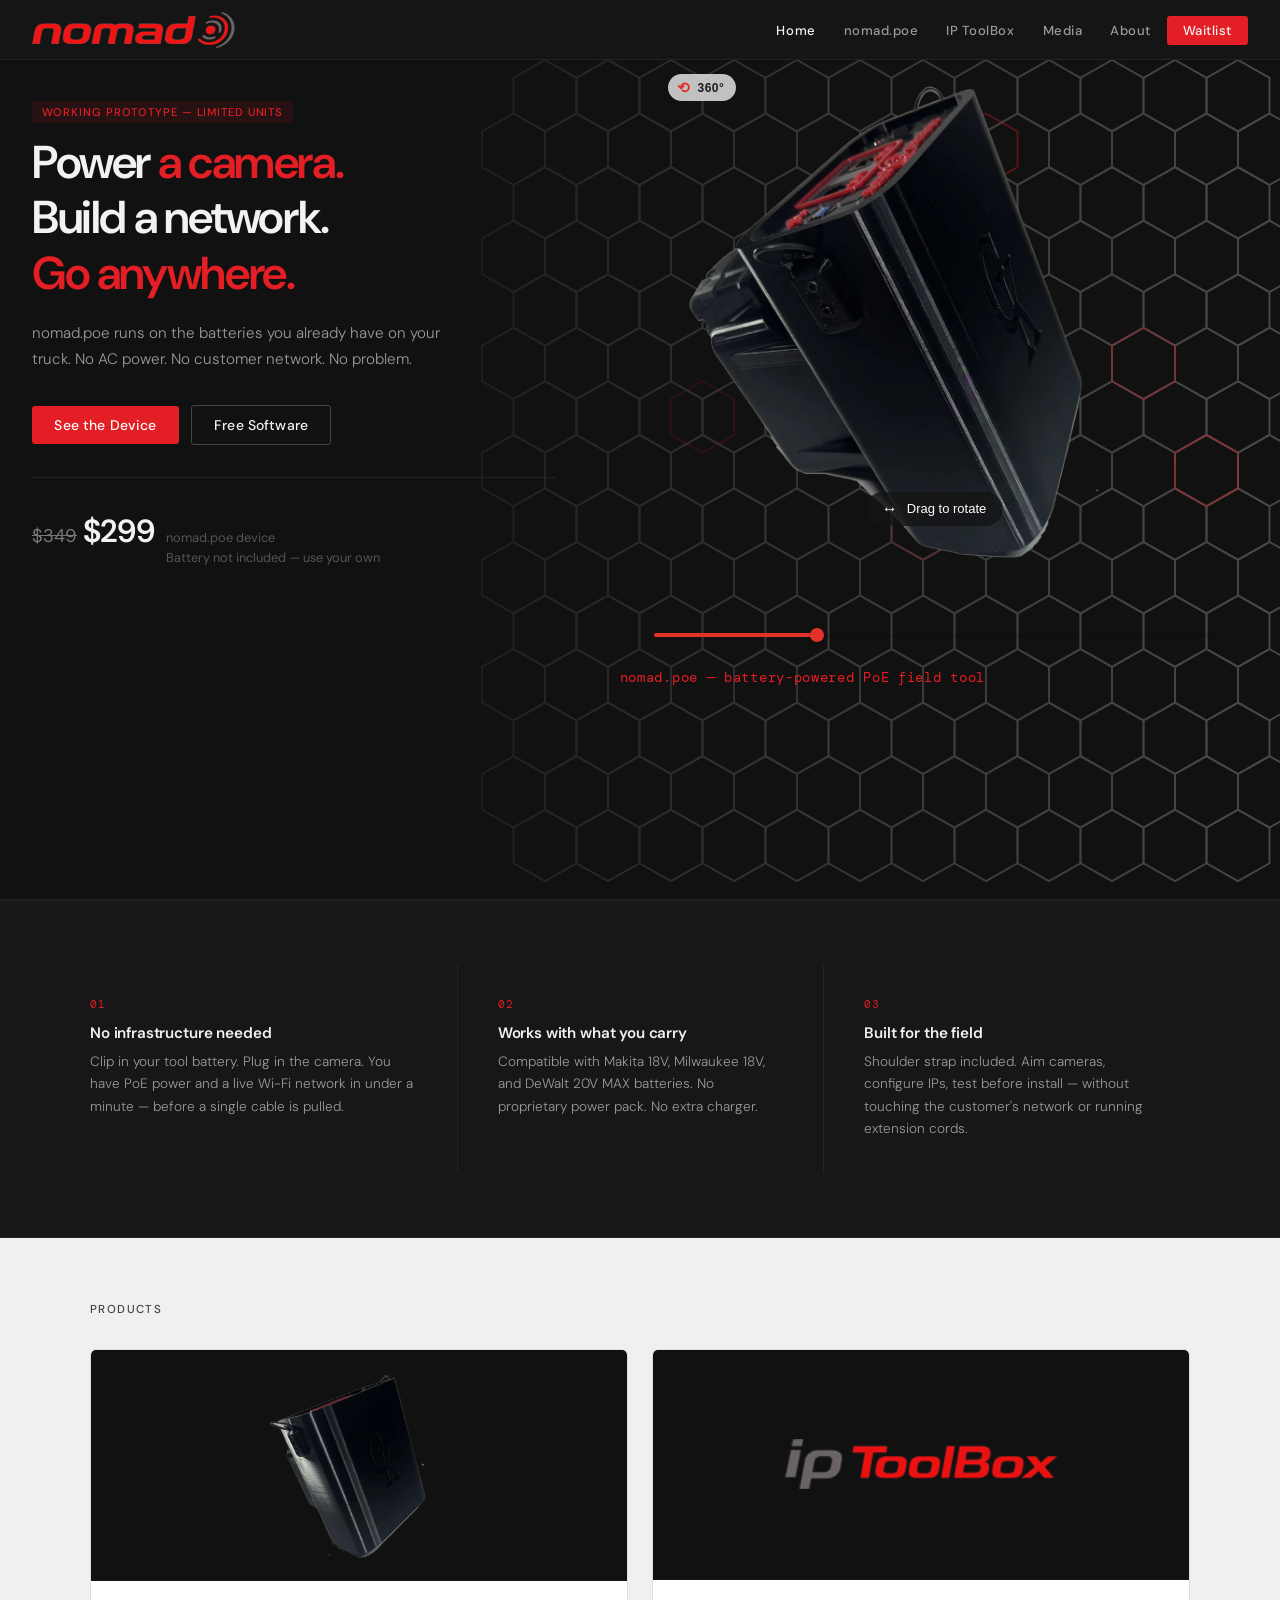
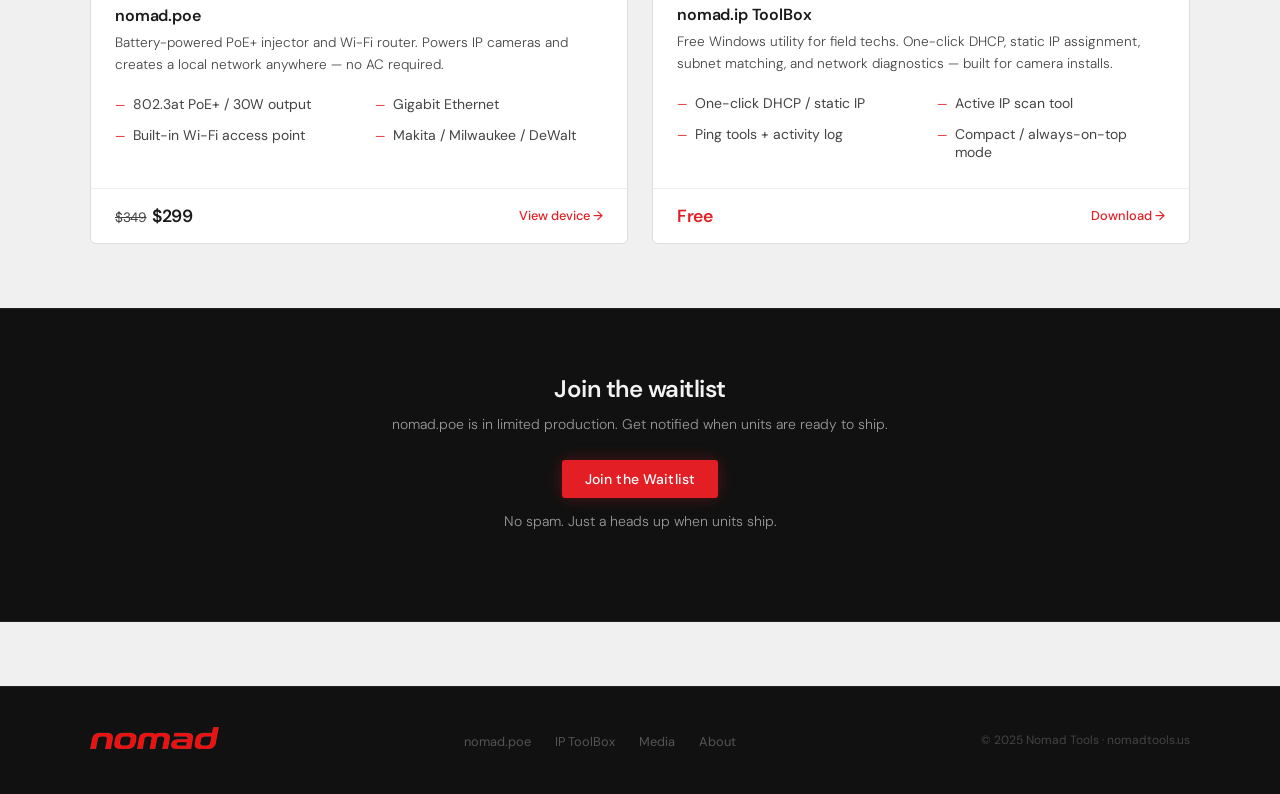
<file: index.html>
<!DOCTYPE html>
<html lang="en">
<head>
<meta charset="UTF-8">
<meta name="viewport" content="width=device-width, initial-scale=1.0">
<title>Nomad Tools — Field Tools for Installers</title>
<meta name="description" content="Battery-powered PoE and Wi-Fi for field techs. nomad.poe runs on the batteries already on your truck — power a camera, build a network, go anywhere. No AC power or customer network required." />
<link rel="canonical" href="https://nomadtools.us/" />
<meta property="og:type" content="website" />
<meta property="og:site_name" content="Nomad Tools" />
<meta property="og:url" content="https://nomadtools.us/" />
<meta property="og:title" content="Nomad Tools — Field Tools for Installers" />
<meta property="og:description" content="Battery-powered PoE and Wi-Fi that runs on the batteries already on your truck. Power a camera, build a network, go anywhere." />
<meta property="og:image" content="https://nomadtools.us/og-image.png" />
<meta property="og:image:width" content="1200" />
<meta property="og:image:height" content="630" />
<meta name="twitter:card" content="summary_large_image" />
<meta name="twitter:title" content="Nomad Tools — Field Tools for Installers" />
<meta name="twitter:description" content="Battery-powered PoE and Wi-Fi that runs on the batteries already on your truck. Power a camera, build a network, go anywhere." />
<meta name="twitter:image" content="https://nomadtools.us/og-image.png" />
<link rel="icon" type="image/x-icon" href="favicon.ico">
<link rel="icon" type="image/png" sizes="32x32" href="favicon-32.png">
<link rel="icon" type="image/png" sizes="16x16" href="favicon-16.png">
<link rel="apple-touch-icon" href="apple-touch-icon.png">
<link rel="stylesheet" href="style.css">
<style>
  .hero {
    background: var(--black);
    min-height: calc(100vh - 60px);
    display: flex;
    align-items: flex-start;
    padding: 2.5rem 2rem 4rem 2rem;
    position: relative;
    overflow: hidden;
  }

  .hero::after {
    content: '';
    position: absolute;
    bottom: 0; left: 0; right: 0;
    height: 1px;
    background: #222;
  }

  /* HONEYCOMB SVG BACKGROUND */
  .hero-honeycomb {
    position: absolute;
    top: 0; left: 0;
    width: 100%; height: 100%;
    pointer-events: none;
  }

  .hero-inner {
    max-width: 1400px;
    margin: 0 auto;
    width: 100%;
    display: grid;
    grid-template-columns: 1.25fr 1.5fr;
    gap: 4rem;
    align-items: start;
    position: relative;
    z-index: 1;
  }

  .hero-device {
    margin-top: -2.5rem;
  }

  .hero-360 {
    width: 100%;
    height: 600px;
    border: 0;
    display: block;
    margin: 0 auto;
    background: transparent;
  }

  .hero-text h1 {
    font-size: clamp(2rem, 3.6vw, 3.2rem);
    font-weight: 600;
    color: var(--white);
    line-height: 1.2;
    letter-spacing: -0.03em;
    margin-bottom: 1.25rem;
  }

  .hero-text h1 span { color: var(--red); }

  .hero-text p {
    font-size: 0.95rem;
    color: var(--silver);
    line-height: 1.7;
    font-weight: 300;
    margin-bottom: 2rem;
    max-width: 420px;
  }

  .hero-actions {
    display: flex;
    gap: 0.75rem;
    flex-wrap: wrap;
    align-items: center;
  }

  .hero-price {
    margin-top: 2rem;
    padding-top: 2rem;
    border-top: 1px solid #222;
    display: flex;
    align-items: baseline;
    gap: 0.75rem;
  }

  .price-num {
    font-size: 2rem;
    font-weight: 600;
    color: var(--white);
    letter-spacing: -0.03em;
  }

  .price-was {
    font-size: 1.15rem;
    font-weight: 400;
    color: #777;
    text-decoration: line-through;
    margin-right: 0.4rem;
  }

  .price-sub {
    font-size: 0.8rem;
    color: #555;
    line-height: 1.5;
  }

  /* 360° TURNTABLE */
  .turntable-wrap {
    /* --tt-frame: overall footprint of the turntable element (less = smaller transparent area) */
    /* --tt-device: how large the device renders inside that footprint */
    --tt-frame: 90%;
    --tt-device: 88%;
    position: relative;
    user-select: none;
    -webkit-user-select: none;
    max-width: var(--tt-frame);
    margin: 0 auto;
  }

  .turntable-stage {
    width: 100%;
    aspect-ratio: 3 / 4;
    position: relative;
  }

  .turntable-stage img {
    position: absolute;
    top: 50%; left: 50%;
    transform: translate(-50%, -50%);
    width: var(--tt-device);
    max-height: 92%;
    object-fit: contain;
    display: none;
    pointer-events: none;
    -webkit-user-drag: none;
    filter: drop-shadow(0 16px 32px rgba(0,0,0,0.9)) drop-shadow(0 3px 10px rgba(0,0,0,0.6));
  }

  .turntable-stage img.tt-active { display: block; }

  .tt-loading {
    position: absolute;
    inset: 0;
    display: flex;
    flex-direction: column;
    align-items: center;
    justify-content: center;
    gap: 12px;
    z-index: 10;
    transition: opacity 0.4s;
  }

  .tt-bar {
    width: 80px; height: 1px;
    background: #1e1e1e; border-radius: 1px; overflow: hidden;
  }
  .tt-bar-fill {
    height: 100%;
    background: linear-gradient(90deg, #444, #777);
    width: 0%; transition: width 0.1s linear;
  }

  .tt-hint {
    text-align: center;
    padding: 0.6rem 0;
    font-size: 0.68rem;
    color: #333;
    letter-spacing: 0.14em;
    text-transform: uppercase;
    font-family: 'DM Mono', monospace;
  }

  .device-caption {
    margin-top: 0.5rem;
    font-size: 0.75rem;
    color: #444;
    font-family: 'DM Mono', monospace;
    letter-spacing: 0.05em;
  }

  /* INTRO BAND */
  .intro-band {
    background: #171717;
    border-bottom: 1px solid #222;
    border-top: 1px solid #222;
    padding: 4rem 2rem;
  }

  .intro-inner {
    max-width: 1100px;
    margin: 0 auto;
    display: grid;
    grid-template-columns: repeat(3, 1fr);
    gap: 0;
  }

  .intro-item {
    padding: 2rem 2.5rem;
    border-left: 1px solid #242424;
  }

  .intro-item:first-child {
    border-left: none;
    padding-left: 0;
  }

  .intro-item h3 {
    font-size: 0.95rem;
    font-weight: 600;
    color: var(--white);
    margin-bottom: 0.5rem;
    letter-spacing: -0.01em;
  }

  .intro-item p {
    font-size: 0.85rem;
    color: var(--silver);
    line-height: 1.65;
    font-weight: 300;
  }

  .intro-item .num {
    font-size: 0.7rem;
    font-family: 'DM Mono', monospace;
    color: var(--red);
    letter-spacing: 0.1em;
    margin-bottom: 0.75rem;
    display: block;
  }

  /* PRODUCTS SECTION */
  .products {
    padding: 4rem 2rem;
    background: var(--bg-light);
  }

  .products-inner { max-width: 1100px; margin: 0 auto; }

  .section-label {
    font-size: 0.72rem;
    font-weight: 500;
    letter-spacing: 0.12em;
    text-transform: uppercase;
    color: var(--text-mid);
    margin-bottom: 2rem;
    display: block;
  }

  .product-cards {
    display: grid;
    grid-template-columns: 1fr 1fr;
    gap: 1.5rem;
  }

  .product-card {
    background: #fff;
    border: 1px solid #ddd;
    border-radius: 6px;
    overflow: hidden;
    text-decoration: none;
    color: inherit;
    transition: border-color 0.15s, box-shadow 0.15s;
    display: block;
  }

  .product-card:hover {
    border-color: #bbb;
    box-shadow: 0 4px 20px rgba(0,0,0,0.06);
  }

  .product-card-img {
    background: var(--black);
    border-bottom: 1px solid #1a1a1a;
    min-height: 200px;
    overflow: hidden;
    position: relative;
  }

  .product-card-img .card-360 {
    width: 100%;
    height: 230px;
    border: 0;
    display: block;
    background: transparent;
    pointer-events: none;
  }

  .product-card-img img {
    width: 100%;
    height: 200px;
    object-fit: cover;
    display: block;
    transition: transform 0.3s ease;
  }

  .product-card:hover .product-card-img img {
    transform: scale(1.03);
  }

  .product-card-img.logo-only {
    display: flex;
    align-items: center;
    justify-content: center;
    height: 230px;
    padding: 2.5rem;
  }

  .product-card-img.logo-only img {
    width: auto;
    height: 50px;
    object-fit: contain;
  }

  .product-card-body { padding: 1.5rem; }

  .product-card-body h3 {
    font-size: 1rem;
    font-weight: 600;
    margin-bottom: 0.4rem;
    letter-spacing: -0.01em;
  }

  .product-card-body p {
    font-size: 0.85rem;
    color: var(--text-mid);
    line-height: 1.6;
    font-weight: 300;
    margin-bottom: 1rem;
  }

  .product-card-footer {
    display: flex;
    justify-content: space-between;
    align-items: center;
    padding: 1rem 1.5rem;
    border-top: 1px solid #eee;
  }

  .product-card-price {
    font-weight: 600;
    color: var(--text-dark);
    font-size: 1.1rem;
    letter-spacing: -0.02em;
  }

  .product-card-link {
    color: var(--red);
    font-size: 0.8rem;
    font-weight: 500;
    text-decoration: none;
  }

  /* WAITLIST BAND */
  .waitlist-band {
    background: var(--black);
    padding: 4rem 2rem;
    border-top: 1px solid #222;
    border-bottom: 1px solid #222;
  }

  .waitlist-inner {
    max-width: 560px;
    margin: 0 auto;
    text-align: center;
  }

  .waitlist-inner h2 {
    font-size: 1.5rem;
    font-weight: 600;
    color: var(--white);
    letter-spacing: -0.02em;
    margin-bottom: 0.6rem;
  }

  .waitlist-inner p {
    font-size: 0.875rem;
    color: var(--silver);
    margin-bottom: 1.5rem;
    font-weight: 300;
    line-height: 1.6;
  }

  .waitlist-form { display: flex; justify-content: center; gap: 0.5rem; max-width: 460px; margin: 0 auto; }

  .waitlist-form input {
    flex: 1;
    background: #1a1a1a;
    border: 1px solid #333;
    color: var(--white);
    border-radius: 3px;
  }

  .waitlist-form input::placeholder { color: #555; }
  .waitlist-form input:focus { border-color: var(--red); box-shadow: 0 0 0 3px rgba(227,30,36,0.12); }
  .waitlist-form .btn-red { white-space: nowrap; box-shadow: 0 0 16px rgba(227,30,36,0.3); }
  .waitlist-note { font-size: 0.72rem; color: #444; margin-top: 0.75rem; }

  @media (max-width: 960px) {
    .hero-inner { grid-template-columns: 1.7fr 1.1fr; gap: 2.5rem; }
  }

  @media (max-width: 768px) {
    .hero-inner { grid-template-columns: 1fr; gap: 2.5rem; }
    .intro-inner { grid-template-columns: 1fr; gap: 0; }
    .intro-item { border-left: none !important; border-top: 1px solid #242424; padding: 1.75rem 0 !important; }
    .intro-item:first-child { border-top: none; }
    .product-cards { grid-template-columns: 1fr; }
    .waitlist-form { flex-direction: column; }
  }
</style>
</head>
<body>

<nav>
  <a href="index.html" class="nav-logo">
    <img class="nav-logo-nomad" src="logo-nomad-text.png" alt="nomad" />
    <img class="nav-logo-signal" src="logo-signal.png" alt="" />
  </a>
  <ul class="nav-links">
    <li><a href="index.html" class="active">Home</a></li>
    <li><a href="nomad-poe.html">nomad.poe</a></li>
    <li><a href="toolbox.html">IP ToolBox</a></li>
    <li><a href="media.html">Media</a></li>
    <li><a href="about.html">About</a></li>
    <li><a href="waitlist.html" class="nav-cta">Waitlist</a></li>
  </ul>
  <button class="nav-hamburger" id="hamburger" aria-label="Menu">
    <span></span><span></span><span></span>
  </button>
</nav>

<!-- MOBILE DROPDOWN -->
<div class="nav-mobile-menu" id="mobileMenu">
  <a href="index.html" class="active">Home</a>
  <a href="nomad-poe.html">nomad.poe</a>
  <a href="toolbox.html">IP ToolBox</a>
  <a href="media.html">Media</a>
  <a href="about.html">About</a>
  <a href="waitlist.html" class="nav-cta" id="mobileWaitlist">Join Waitlist</a>
</div>

<script>
  const hamburger = document.getElementById('hamburger');
  const mobileMenu = document.getElementById('mobileMenu');
  hamburger.addEventListener('click', () => {
    hamburger.classList.toggle('open');
    mobileMenu.classList.toggle('open');
  });
  // Close when a link is clicked
  mobileMenu.querySelectorAll('a').forEach(a => {
    a.addEventListener('click', () => {
      hamburger.classList.remove('open');
      mobileMenu.classList.remove('open');
    });
  });
</script>

<div class="page">
  <section class="hero">

    <!-- HONEYCOMB BACKGROUND -->
    <svg class="hero-honeycomb" viewBox="0 0 1400 800" preserveAspectRatio="xMaxYMid slice" xmlns="http://www.w3.org/2000/svg">
      <defs>
        <linearGradient id="hcFade" x1="0%" y1="0%" x2="100%" y2="0%">
          <stop offset="0%" stop-color="#111111" stop-opacity="1"/>
          <stop offset="40%" stop-color="#111111" stop-opacity="0.85"/>
          <stop offset="70%" stop-color="#111111" stop-opacity="0.3"/>
          <stop offset="100%" stop-color="#111111" stop-opacity="0"/>
        </linearGradient>
      </defs>
      <g stroke="#484848" stroke-width="1.8" fill="none">
        <polygon points="700,0 730,17 730,51 700,68 670,51 670,17"/>
        <polygon points="760,0 790,17 790,51 760,68 730,51 730,17"/>
        <polygon points="820,0 850,17 850,51 820,68 790,51 790,17"/>
        <polygon points="880,0 910,17 910,51 880,68 850,51 850,17"/>
        <polygon points="940,0 970,17 970,51 940,68 910,51 910,17"/>
        <polygon points="1000,0 1030,17 1030,51 1000,68 970,51 970,17"/>
        <polygon points="1060,0 1090,17 1090,51 1060,68 1030,51 1030,17"/>
        <polygon points="1120,0 1150,17 1150,51 1120,68 1090,51 1090,17"/>
        <polygon points="1180,0 1210,17 1210,51 1180,68 1150,51 1150,17"/>
        <polygon points="1240,0 1270,17 1270,51 1240,68 1210,51 1210,17"/>
        <polygon points="1300,0 1330,17 1330,51 1300,68 1270,51 1270,17"/>
        <polygon points="1360,0 1390,17 1390,51 1360,68 1330,51 1330,17"/>

        <polygon points="670,51 700,68 700,102 670,119 640,102 640,68"/>
        <polygon points="730,51 760,68 760,102 730,119 700,102 700,68"/>
        <polygon points="790,51 820,68 820,102 790,119 760,102 760,68"/>
        <polygon points="850,51 880,68 880,102 850,119 820,102 820,68"/>
        <polygon points="910,51 940,68 940,102 910,119 880,102 880,68"/>
        <polygon points="970,51 1000,68 1000,102 970,119 940,102 940,68"/>
        <polygon points="1030,51 1060,68 1060,102 1030,119 1000,102 1000,68"/>
        <polygon points="1090,51 1120,68 1120,102 1090,119 1060,102 1060,68"/>
        <polygon points="1150,51 1180,68 1180,102 1150,119 1120,102 1120,68"/>
        <polygon points="1210,51 1240,68 1240,102 1210,119 1180,102 1180,68"/>
        <polygon points="1270,51 1300,68 1300,102 1270,119 1240,102 1240,68"/>
        <polygon points="1330,51 1360,68 1360,102 1330,119 1300,102 1300,68"/>
        <polygon points="1390,51 1420,68 1420,102 1390,119 1360,102 1360,68"/>

        <polygon points="700,102 730,119 730,153 700,170 670,153 670,119"/>
        <polygon points="760,102 790,119 790,153 760,170 730,153 730,119"/>
        <polygon points="820,102 850,119 850,153 820,170 790,153 790,119"/>
        <polygon points="880,102 910,119 910,153 880,170 850,153 850,119"/>
        <polygon points="940,102 970,119 970,153 940,170 910,153 910,119"/>
        <polygon points="1000,102 1030,119 1030,153 1000,170 970,153 970,119"/>
        <polygon points="1060,102 1090,119 1090,153 1060,170 1030,153 1030,119"/>
        <polygon points="1120,102 1150,119 1150,153 1120,170 1090,153 1090,119"/>
        <polygon points="1180,102 1210,119 1210,153 1180,170 1150,153 1150,119"/>
        <polygon points="1240,102 1270,119 1270,153 1240,170 1210,153 1210,119"/>
        <polygon points="1300,102 1330,119 1330,153 1300,170 1270,153 1270,119"/>
        <polygon points="1360,102 1390,119 1390,153 1360,170 1330,153 1330,119"/>

        <polygon points="670,153 700,170 700,204 670,221 640,204 640,170"/>
        <polygon points="730,153 760,170 760,204 730,221 700,204 700,170"/>
        <polygon points="790,153 820,170 820,204 790,221 760,204 760,170"/>
        <polygon points="850,153 880,170 880,204 850,221 820,204 820,170"/>
        <polygon points="910,153 940,170 940,204 910,221 880,204 880,170"/>
        <polygon points="970,153 1000,170 1000,204 970,221 940,204 940,170"/>
        <polygon points="1030,153 1060,170 1060,204 1030,221 1000,204 1000,170"/>
        <polygon points="1090,153 1120,170 1120,204 1090,221 1060,204 1060,170"/>
        <polygon points="1150,153 1180,170 1180,204 1150,221 1120,204 1120,170"/>
        <polygon points="1210,153 1240,170 1240,204 1210,221 1180,204 1180,170"/>
        <polygon points="1270,153 1300,170 1300,204 1270,221 1240,204 1240,170"/>
        <polygon points="1330,153 1360,170 1360,204 1330,221 1300,204 1300,170"/>
        <polygon points="1390,153 1420,170 1420,204 1390,221 1360,204 1360,170"/>

        <polygon points="700,204 730,221 730,255 700,272 670,255 670,221"/>
        <polygon points="760,204 790,221 790,255 760,272 730,255 730,221"/>
        <polygon points="820,204 850,221 850,255 820,272 790,255 790,221"/>
        <polygon points="880,204 910,221 910,255 880,272 850,255 850,221"/>
        <polygon points="940,204 970,221 970,255 940,272 910,255 910,221"/>
        <polygon points="1000,204 1030,221 1030,255 1000,272 970,255 970,221"/>
        <polygon points="1060,204 1090,221 1090,255 1060,272 1030,255 1030,221"/>
        <polygon points="1120,204 1150,221 1150,255 1120,272 1090,255 1090,221"/>
        <polygon points="1180,204 1210,221 1210,255 1180,272 1150,255 1150,221"/>
        <polygon points="1240,204 1270,221 1270,255 1240,272 1210,255 1210,221"/>
        <polygon points="1300,204 1330,221 1330,255 1300,272 1270,255 1270,221"/>
        <polygon points="1360,204 1390,221 1390,255 1360,272 1330,255 1330,221"/>

        <polygon points="670,255 700,272 700,306 670,323 640,306 640,272"/>
        <polygon points="730,255 760,272 760,306 730,323 700,306 700,272"/>
        <polygon points="790,255 820,272 820,306 790,323 760,306 760,272"/>
        <polygon points="850,255 880,272 880,306 850,323 820,306 820,272"/>
        <polygon points="910,255 940,272 940,306 910,323 880,306 880,272"/>
        <polygon points="970,255 1000,272 1000,306 970,323 940,306 940,272"/>
        <polygon points="1030,255 1060,272 1060,306 1030,323 1000,306 1000,272"/>
        <polygon points="1090,255 1120,272 1120,306 1090,323 1060,306 1060,272"/>
        <polygon points="1150,255 1180,272 1180,306 1150,323 1120,306 1120,272"/>
        <polygon points="1210,255 1240,272 1240,306 1210,323 1180,306 1180,272"/>
        <polygon points="1270,255 1300,272 1300,306 1270,323 1240,306 1240,272"/>
        <polygon points="1330,255 1360,272 1360,306 1330,323 1300,306 1300,272"/>
        <polygon points="1390,255 1420,272 1420,306 1390,323 1360,306 1360,272"/>

        <polygon points="700,306 730,323 730,357 700,374 670,357 670,323"/>
        <polygon points="760,306 790,323 790,357 760,374 730,357 730,323"/>
        <polygon points="820,306 850,323 850,357 820,374 790,357 790,323"/>
        <polygon points="880,306 910,323 910,357 880,374 850,357 850,323"/>
        <polygon points="940,306 970,323 970,357 940,374 910,357 910,323"/>
        <polygon points="1000,306 1030,323 1030,357 1000,374 970,357 970,323"/>
        <polygon points="1060,306 1090,323 1090,357 1060,374 1030,357 1030,323"/>
        <polygon points="1120,306 1150,323 1150,357 1120,374 1090,357 1090,323"/>
        <polygon points="1180,306 1210,323 1210,357 1180,374 1150,357 1150,323"/>
        <polygon points="1240,306 1270,323 1270,357 1240,374 1210,357 1210,323"/>
        <polygon points="1300,306 1330,323 1330,357 1300,374 1270,357 1270,323"/>
        <polygon points="1360,306 1390,323 1390,357 1360,374 1330,357 1330,323"/>

        <polygon points="670,357 700,374 700,408 670,425 640,408 640,374"/>
        <polygon points="730,357 760,374 760,408 730,425 700,408 700,374"/>
        <polygon points="790,357 820,374 820,408 790,425 760,408 760,374"/>
        <polygon points="850,357 880,374 880,408 850,425 820,408 820,374"/>
        <polygon points="910,357 940,374 940,408 910,425 880,408 880,374"/>
        <polygon points="970,357 1000,374 1000,408 970,425 940,408 940,374"/>
        <polygon points="1030,357 1060,374 1060,408 1030,425 1000,408 1000,374"/>
        <polygon points="1090,357 1120,374 1120,408 1090,425 1060,408 1060,374"/>
        <polygon points="1150,357 1180,374 1180,408 1150,425 1120,408 1120,374"/>
        <polygon points="1210,357 1240,374 1240,408 1210,425 1180,408 1180,374"/>
        <polygon points="1270,357 1300,374 1300,408 1270,425 1240,408 1240,374"/>
        <polygon points="1330,357 1360,374 1360,408 1330,425 1300,408 1300,374"/>
        <polygon points="1390,357 1420,374 1420,408 1390,425 1360,408 1360,374"/>

        <polygon points="700,408 730,425 730,459 700,476 670,459 670,425"/>
        <polygon points="760,408 790,425 790,459 760,476 730,459 730,425"/>
        <polygon points="820,408 850,425 850,459 820,476 790,459 790,425"/>
        <polygon points="880,408 910,425 910,459 880,476 850,459 850,425"/>
        <polygon points="940,408 970,425 970,459 940,476 910,459 910,425"/>
        <polygon points="1000,408 1030,425 1030,459 1000,476 970,459 970,425"/>
        <polygon points="1060,408 1090,425 1090,459 1060,476 1030,459 1030,425"/>
        <polygon points="1120,408 1150,425 1150,459 1120,476 1090,459 1090,425"/>
        <polygon points="1180,408 1210,425 1210,459 1180,476 1150,459 1150,425"/>
        <polygon points="1240,408 1270,425 1270,459 1240,476 1210,459 1210,425"/>
        <polygon points="1300,408 1330,425 1330,459 1300,476 1270,459 1270,425"/>
        <polygon points="1360,408 1390,425 1390,459 1360,476 1330,459 1330,425"/>

        <polygon points="670,459 700,476 700,510 670,527 640,510 640,476"/>
        <polygon points="730,459 760,476 760,510 730,527 700,510 700,476"/>
        <polygon points="790,459 820,476 820,510 790,527 760,510 760,476"/>
        <polygon points="850,459 880,476 880,510 850,527 820,510 820,476"/>
        <polygon points="910,459 940,476 940,510 910,527 880,510 880,476"/>
        <polygon points="970,459 1000,476 1000,510 970,527 940,510 940,476"/>
        <polygon points="1030,459 1060,476 1060,510 1030,527 1000,510 1000,476"/>
        <polygon points="1090,459 1120,476 1120,510 1090,527 1060,510 1060,476"/>
        <polygon points="1150,459 1180,476 1180,510 1150,527 1120,510 1120,476"/>
        <polygon points="1210,459 1240,476 1240,510 1210,527 1180,510 1180,476"/>
        <polygon points="1270,459 1300,476 1300,510 1270,527 1240,510 1240,476"/>
        <polygon points="1330,459 1360,476 1360,510 1330,527 1300,510 1300,476"/>
        <polygon points="1390,459 1420,476 1420,510 1390,527 1360,510 1360,476"/>

        <polygon points="700,510 730,527 730,561 700,578 670,561 670,527"/>
        <polygon points="760,510 790,527 790,561 760,578 730,561 730,527"/>
        <polygon points="820,510 850,527 850,561 820,578 790,561 790,527"/>
        <polygon points="880,510 910,527 910,561 880,578 850,561 850,527"/>
        <polygon points="940,510 970,527 970,561 940,578 910,561 910,527"/>
        <polygon points="1000,510 1030,527 1030,561 1000,578 970,561 970,527"/>
        <polygon points="1060,510 1090,527 1090,561 1060,578 1030,561 1030,527"/>
        <polygon points="1120,510 1150,527 1150,561 1120,578 1090,561 1090,527"/>
        <polygon points="1180,510 1210,527 1210,561 1180,578 1150,561 1150,527"/>
        <polygon points="1240,510 1270,527 1270,561 1240,578 1210,561 1210,527"/>
        <polygon points="1300,510 1330,527 1330,561 1300,578 1270,561 1270,527"/>
        <polygon points="1360,510 1390,527 1390,561 1360,578 1330,561 1330,527"/>

        <polygon points="670,561 700,578 700,612 670,629 640,612 640,578"/>
        <polygon points="730,561 760,578 760,612 730,629 700,612 700,578"/>
        <polygon points="790,561 820,578 820,612 790,629 760,612 760,578"/>
        <polygon points="850,561 880,578 880,612 850,629 820,612 820,578"/>
        <polygon points="910,561 940,578 940,612 910,629 880,612 880,578"/>
        <polygon points="970,561 1000,578 1000,612 970,629 940,612 940,578"/>
        <polygon points="1030,561 1060,578 1060,612 1030,629 1000,612 1000,578"/>
        <polygon points="1090,561 1120,578 1120,612 1090,629 1060,612 1060,578"/>
        <polygon points="1150,561 1180,578 1180,612 1150,629 1120,612 1120,578"/>
        <polygon points="1210,561 1240,578 1240,612 1210,629 1180,612 1180,578"/>
        <polygon points="1270,561 1300,578 1300,612 1270,629 1240,612 1240,578"/>
        <polygon points="1330,561 1360,578 1360,612 1330,629 1300,612 1300,578"/>
        <polygon points="1390,561 1420,578 1420,612 1390,629 1360,612 1360,578"/>

        <polygon points="700,612 730,629 730,663 700,680 670,663 670,629"/>
        <polygon points="760,612 790,629 790,663 760,680 730,663 730,629"/>
        <polygon points="820,612 850,629 850,663 820,680 790,663 790,629"/>
        <polygon points="880,612 910,629 910,663 880,680 850,663 850,629"/>
        <polygon points="940,612 970,629 970,663 940,680 910,663 910,629"/>
        <polygon points="1000,612 1030,629 1030,663 1000,680 970,663 970,629"/>
        <polygon points="1060,612 1090,629 1090,663 1060,680 1030,663 1030,629"/>
        <polygon points="1120,612 1150,629 1150,663 1120,680 1090,663 1090,629"/>
        <polygon points="1180,612 1210,629 1210,663 1180,680 1150,663 1150,629"/>
        <polygon points="1240,612 1270,629 1270,663 1240,680 1210,663 1210,629"/>
        <polygon points="1300,612 1330,629 1330,663 1300,680 1270,663 1270,629"/>
        <polygon points="1360,612 1390,629 1390,663 1360,680 1330,663 1330,629"/>

        <polygon points="670,663 700,680 700,714 670,731 640,714 640,680"/>
        <polygon points="730,663 760,680 760,714 730,731 700,714 700,680"/>
        <polygon points="790,663 820,680 820,714 790,731 760,714 760,680"/>
        <polygon points="850,663 880,680 880,714 850,731 820,714 820,680"/>
        <polygon points="910,663 940,680 940,714 910,731 880,714 880,680"/>
        <polygon points="970,663 1000,680 1000,714 970,731 940,714 940,680"/>
        <polygon points="1030,663 1060,680 1060,714 1030,731 1000,714 1000,680"/>
        <polygon points="1090,663 1120,680 1120,714 1090,731 1060,714 1060,680"/>
        <polygon points="1150,663 1180,680 1180,714 1150,731 1120,714 1120,680"/>
        <polygon points="1210,663 1240,680 1240,714 1210,731 1180,714 1180,680"/>
        <polygon points="1270,663 1300,680 1300,714 1270,731 1240,714 1240,680"/>
        <polygon points="1330,663 1360,680 1360,714 1330,731 1300,714 1300,680"/>
        <polygon points="1390,663 1420,680 1420,714 1390,731 1360,714 1360,680"/>

        <polygon points="700,714 730,731 730,765 700,782 670,765 670,731"/>
        <polygon points="760,714 790,731 790,765 760,782 730,765 730,731"/>
        <polygon points="820,714 850,731 850,765 820,782 790,765 790,731"/>
        <polygon points="880,714 910,731 910,765 880,782 850,765 850,731"/>
        <polygon points="940,714 970,731 970,765 940,782 910,765 910,731"/>
        <polygon points="1000,714 1030,731 1030,765 1000,782 970,765 970,731"/>
        <polygon points="1060,714 1090,731 1090,765 1060,782 1030,765 1030,731"/>
        <polygon points="1120,714 1150,731 1150,765 1120,782 1090,765 1090,731"/>
        <polygon points="1180,714 1210,731 1210,765 1180,782 1150,765 1150,731"/>
        <polygon points="1240,714 1270,731 1270,765 1240,782 1210,765 1210,731"/>
        <polygon points="1300,714 1330,731 1330,765 1300,782 1270,765 1270,731"/>
        <polygon points="1360,714 1390,731 1390,765 1360,782 1330,765 1330,731"/>
      </g>

      <!-- RED ACCENT CELLS -->
      <g fill="none">
        <polygon points="970,153 1000,170 1000,204 970,221 940,204 940,170" stroke="#E31E24" stroke-width="1.8" opacity="0.45"/>
        <polygon points="1120,51 1150,68 1150,102 1120,119 1090,102 1090,68" stroke="#E31E24" stroke-width="1.8" opacity="0.4"/>
        <polygon points="1270,255 1300,272 1300,306 1270,323 1240,306 1240,272" stroke="#E31E24" stroke-width="1.8" opacity="0.35"/>
        <polygon points="1060,408 1090,425 1090,459 1060,476 1030,459 1030,425" stroke="#E31E24" stroke-width="1.8" opacity="0.3"/>
        <polygon points="1330,357 1360,374 1360,408 1330,425 1300,408 1300,374" stroke="#E31E24" stroke-width="1.8" opacity="0.4"/>
        <polygon points="850,306 880,323 880,357 850,374 820,357 820,323" stroke="#E31E24" stroke-width="1.8" opacity="0.25"/>
      </g>

      <!-- FADE OVERLAY: left is dark, right is transparent (reveals honeycomb) -->
      <rect width="1400" height="800" fill="url(#hcFade)"/>
    </svg>

    <div class="hero-inner">
      <div class="hero-text">
        <span class="tag tag-red">Working Prototype — Limited Units</span>
        <h1>Power <span id="cycleArticle">a</span> <span class="cycle-word" id="cycleWord">camera.</span><br>Build a network.<br><span>Go anywhere.</span></h1>
        <p>nomad.poe runs on the batteries you already have on your truck. No AC power. No customer network. No problem.</p>
        <div class="hero-actions">
          <a href="nomad-poe.html" class="btn btn-red">See the Device</a>
          <a href="toolbox.html" class="btn btn-outline-white">Free Software</a>
        </div>
        <div class="hero-price">
          <span><span class="price-was">$349</span><span class="price-num">$299</span></span>
          <span class="price-sub">nomad.poe device<br>Battery not included — use your own</span>
        </div>
      </div>
      <div class="hero-device">
        <iframe class="hero-360" src="product-360-viewer.html" title="nomad.poe 360° viewer" scrolling="no" allowtransparency="true"></iframe>
        <p class="device-caption" style="color: rgb(227, 30, 36); font-size: 14px">nomad.poe — battery-powered PoE field tool</p>
      </div>
    </div>
  </section>

  <!-- INTRO BAND -->
  <div class="intro-band">
    <div class="intro-inner">
      <div class="intro-item">
        <span class="num">01</span>
        <h3>No infrastructure needed</h3>
        <p>Clip in your tool battery. Plug in the camera. You have PoE power and a live Wi-Fi network in under a minute — before a single cable is pulled.</p>
      </div>
      <div class="intro-item">
        <span class="num">02</span>
        <h3>Works with what you carry</h3>
        <p>Compatible with Makita 18V, Milwaukee 18V, and DeWalt 20V MAX batteries. No proprietary power pack. No extra charger.</p>
      </div>
      <div class="intro-item">
        <span class="num">03</span>
        <h3>Built for the field</h3>
        <p>Shoulder strap included. Aim cameras, configure IPs, test before install — without touching the customer's network or running extension cords.</p>
      </div>
    </div>
  </div>

  <!-- PRODUCTS -->
  <section class="products">
    <div class="products-inner">
      <span class="section-label">Products</span>
      <div class="product-cards">
        <a href="nomad-poe.html" class="product-card">
          <div class="product-card-img">
            <iframe class="card-360" src="product-360-viewer.html?card=1" title="nomad.poe rotating preview" scrolling="no" tabindex="-1"></iframe>
          </div>
          <div class="product-card-body" style="height: 207px">
            <h3>nomad.poe</h3>
            <p>Battery-powered PoE+ injector and Wi-Fi router. Powers IP cameras and creates a local network anywhere — no AC required.</p>
            <ul class="feature-list">
              <li>802.3at PoE+ / 30W output</li>
              <li>Gigabit Ethernet</li>
              <li>Built-in Wi-Fi access point</li>
              <li>Makita / Milwaukee / DeWalt</li>
            </ul>
          </div>
          <div class="product-card-footer">
            <span class="product-card-price"><span style="font-size:0.85rem; font-weight:400; color:var(--text-mid); text-decoration:line-through; margin-right:0.35rem;">$349</span>$299</span>
            <span class="product-card-link">View device →</span>
          </div>
        </a>
        <a href="toolbox.html" class="product-card">
          <div class="product-card-img logo-only">
            <img src="logo-iptoolbox-text.png" alt="nomad.ip ToolBox" style="mix-blend-mode:screen;" />
          </div>
          <div class="product-card-body">
            <h3>nomad.ip ToolBox</h3>
            <p>Free Windows utility for field techs. One-click DHCP, static IP assignment, subnet matching, and network diagnostics — built for camera installs.</p>
            <ul class="feature-list">
              <li>One-click DHCP / static IP</li>
              <li>Active IP scan tool</li>
              <li>Ping tools + activity log</li>
              <li>Compact / always-on-top mode</li>
            </ul>
          </div>
          <div class="product-card-footer">
            <span class="product-card-price" style="color: var(--red);">Free</span>
            <span class="product-card-link">Download →</span>
          </div>
        </a>
      </div>
    </div>
  </section>

  <!-- WAITLIST -->
  <section class="waitlist-band" id="waitlist">
    <div class="waitlist-inner">
      <h2>Join the waitlist</h2>
      <p>nomad.poe is in limited production. Get notified when units are ready to ship.</p>
      <div class="waitlist-form">
        <a href="waitlist.html" class="btn btn-red">Join the Waitlist</a>
      </div>
      <p class="waitlist-note">No spam. Just a heads up when units ship.</p>
    </div>
  </section>
</div>

<footer>
  <div class="footer-inner">
    <div class="footer-logo">
      <img src="logo-nomad-text.png" alt="Nomad" />
    </div>
    <ul class="footer-links">
      <li><a href="nomad-poe.html">nomad.poe</a></li>
      <li><a href="toolbox.html">IP ToolBox</a></li>
      <li><a href="media.html">Media</a></li>
      <li><a href="about.html">About</a></li>
    </ul>
    <p class="footer-copy">© 2025 Nomad Tools · nomadtools.us</p>
  </div>
</footer>


<style>
  .cycle-word {
    color: var(--red);
    display: inline-block;
    position: relative;
    transition: opacity 0.4s ease, transform 0.4s ease;
  }
  .cycle-word.fade-out {
    opacity: 0;
    transform: translateY(-8px);
  }
  .cycle-word.fade-in {
    opacity: 1;
    transform: translateY(0);
  }
</style>

<script>
  const words = [
    'camera.',
    'access point.',
    'intercom.',
    'door controller.',
    'wireless bridge.',
    'voip phone.',
    'point to point.',
    'your device.',
  ];

  let index = 0;
  const el = document.getElementById('cycleWord');
  const articleEl = document.getElementById('cycleArticle');

  function getArticle(word) {
    if (word === 'your device.') return '';
    return /^[aeiou]/i.test(word) ? 'an' : 'a';
  }

  function cycleWord() {
    el.classList.add('fade-out');
    el.classList.remove('fade-in');

    setTimeout(() => {
      index = (index + 1) % words.length;
      el.textContent = words[index];
      articleEl.textContent = getArticle(words[index]);

      el.classList.remove('fade-out');
      el.classList.add('fade-in');
    }, 400);
  }

  // Start cycling after 2 seconds, every 3.4 seconds
  setTimeout(() => {
    el.classList.add('fade-in');
    setInterval(cycleWord, 3400);
  }, 2000);
</script>


<script src="forms.js" defer></script>
</body>
</html>
</file>
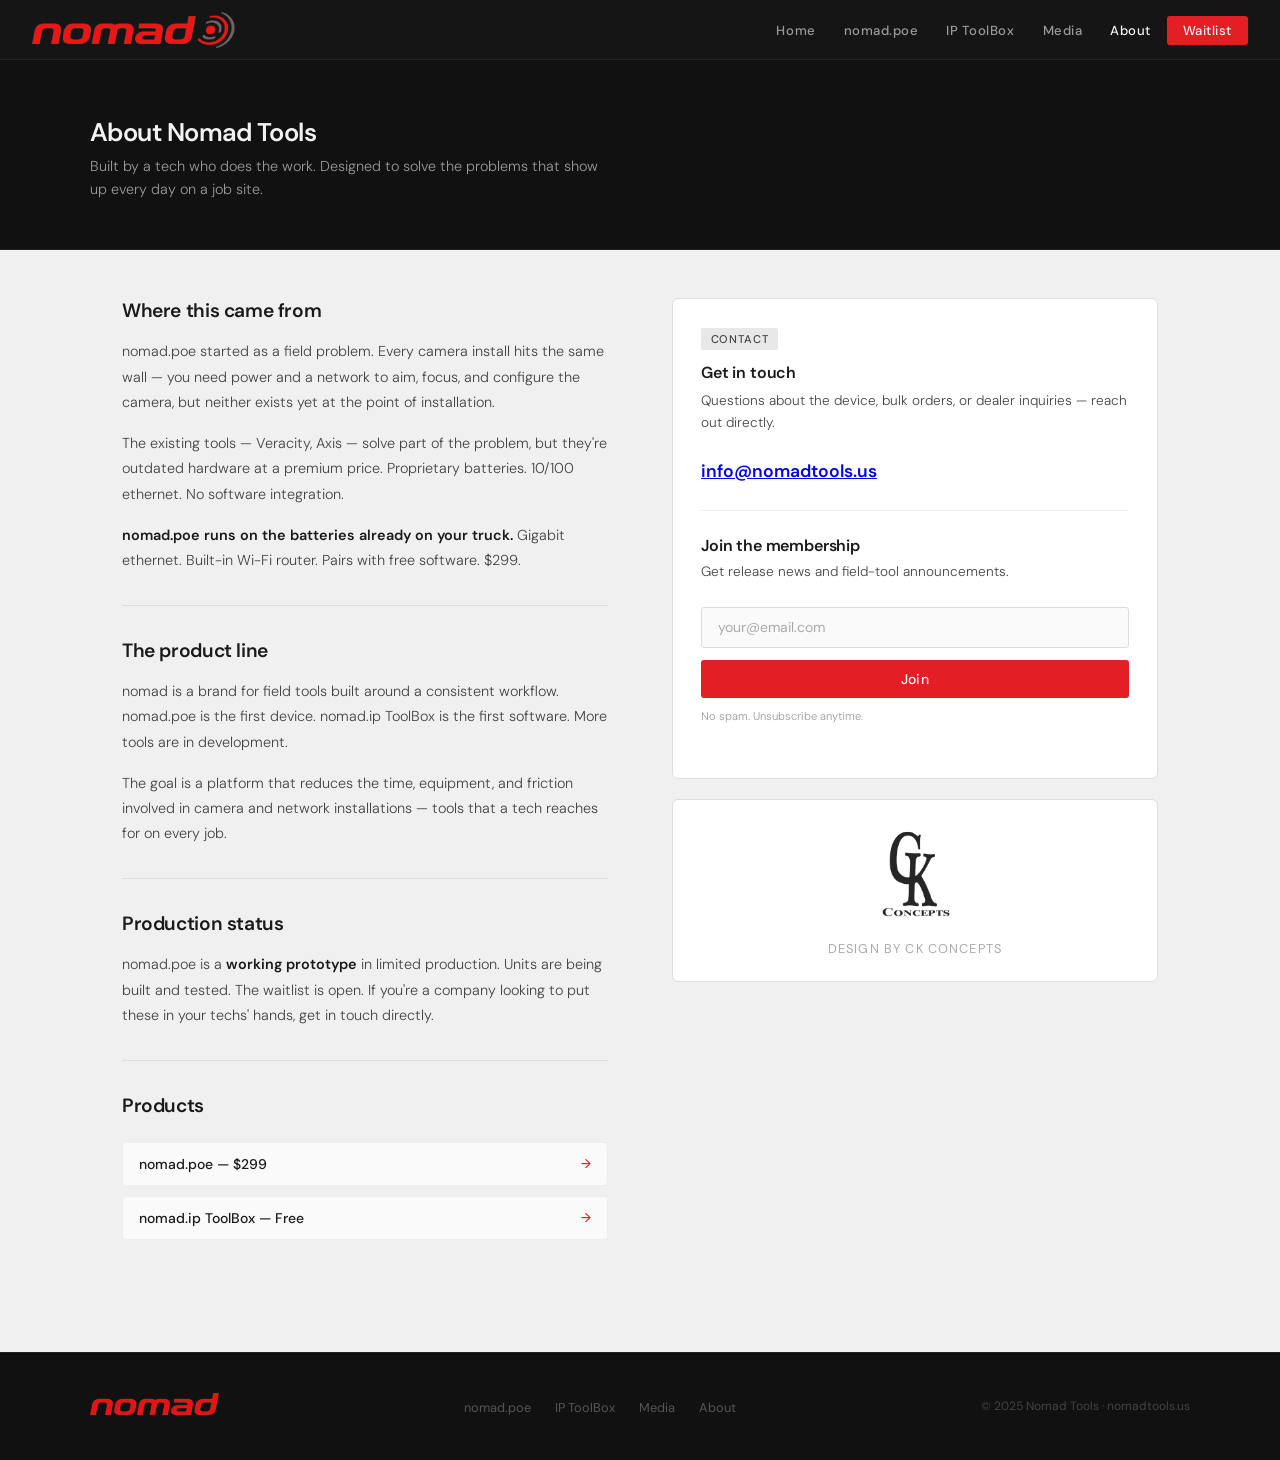
<file: about.html>
<!DOCTYPE html>
<html lang="en">
<head>
<meta charset="UTF-8">
<meta name="viewport" content="width=device-width, initial-scale=1.0">
<title>About — Nomad Tools</title>
<meta name="description" content="Nomad Tools builds field tools for camera and network installers — designed by a tech who does the work. Learn about nomad.poe and the nomad.ip ToolBox." />
<link rel="canonical" href="https://nomadtools.us/about.html" />
<meta property="og:type" content="website" />
<meta property="og:site_name" content="Nomad Tools" />
<meta property="og:url" content="https://nomadtools.us/about.html" />
<meta property="og:title" content="About — Nomad Tools" />
<meta property="og:description" content="Field tools for camera and network installers, designed by a tech who does the work." />
<meta property="og:image" content="https://nomadtools.us/og-image.png" />
<meta property="og:image:width" content="1200" />
<meta property="og:image:height" content="630" />
<meta name="twitter:card" content="summary_large_image" />
<meta name="twitter:title" content="About — Nomad Tools" />
<meta name="twitter:description" content="Field tools for camera and network installers, designed by a tech who does the work." />
<meta name="twitter:image" content="https://nomadtools.us/og-image.png" />
<link rel="icon" type="image/x-icon" href="favicon.ico">
<link rel="icon" type="image/png" sizes="32x32" href="favicon-32.png">
<link rel="icon" type="image/png" sizes="16x16" href="favicon-16.png">
<link rel="apple-touch-icon" href="apple-touch-icon.png">
<link rel="stylesheet" href="style.css">
<style>
  .about-layout {
    display: grid;
    grid-template-columns: 1fr 1fr;
    gap: 4rem;
    align-items: start;
  }

  .about-text h2 {
    font-size: 1.2rem;
    font-weight: 600;
    letter-spacing: -0.02em;
    margin-bottom: 1rem;
    color: var(--text-dark);
  }

  .about-text p {
    font-size: 0.9rem;
    color: var(--text-mid);
    line-height: 1.75;
    font-weight: 300;
    margin-bottom: 1rem;
  }

  .about-text p strong {
    color: var(--text-dark);
    font-weight: 600;
  }

  .divider { height: 1px; background: #ddd; margin: 2rem 0; }

  /* CONTACT FORM */
  .about-aside {
    display: flex;
    flex-direction: column;
    gap: 1.25rem;
    position: sticky;
    top: 80px;
  }

  .contact-block {
    background: #fff;
    border: 1px solid #ddd;
    border-radius: 6px;
    padding: 1.75rem;
  }

  .credit-block {
    background: #fff;
    border: 1px solid #ddd;
    border-radius: 6px;
    padding: 1.75rem;
    display: flex;
    align-items: center;
    justify-content: center;
  }

  .credit-block img {
    width: 96px;
    height: 96px;
    opacity: 0.9;
  }

  .contact-block h2 {
    font-size: 1rem;
    font-weight: 600;
    letter-spacing: -0.01em;
    margin-bottom: 0.4rem;
  }

  .contact-block p {
    font-size: 0.85rem;
    color: var(--text-mid);
    font-weight: 300;
    line-height: 1.6;
    margin-bottom: 1.5rem;
  }

  .contact-form {
    display: flex;
    flex-direction: column;
    gap: 0.75rem;
  }

  .contact-form input,
  .contact-form textarea {
    width: 100%;
    background: #fafafa;
    border: 1px solid #ddd;
    color: var(--text-dark);
    padding: 0.65rem 1rem;
    font-family: 'DM Sans', sans-serif;
    font-size: 0.875rem;
    border-radius: 3px;
    outline: none;
    transition: border-color 0.15s;
  }

  .contact-form input:focus,
  .contact-form textarea:focus { border-color: var(--red); }

  .contact-form textarea {
    min-height: 120px;
    resize: vertical;
    line-height: 1.5;
  }

  .contact-form input::placeholder,
  .contact-form textarea::placeholder { color: #aaa; }

  /* PRODUCT LINKS */
  .product-links {
    display: flex;
    flex-direction: column;
    gap: 0.6rem;
    margin-top: 1.5rem;
  }

  .product-link-item {
    display: flex;
    justify-content: space-between;
    align-items: center;
    padding: 0.75rem 1rem;
    background: #fafafa;
    border: 1px solid #eee;
    border-radius: 4px;
    text-decoration: none;
    color: var(--text-dark);
    font-size: 0.875rem;
    font-weight: 500;
    transition: border-color 0.15s;
  }

  .product-link-item:hover { border-color: #ccc; }

  .product-link-arrow { color: var(--red); font-size: 0.8rem; }

  @media (max-width: 768px) {
    .about-layout { grid-template-columns: 1fr; }
    .about-aside { position: static; }
  }
</style>
</head>
<body>

<nav>
  <a href="index.html" class="nav-logo">
    <img class="nav-logo-nomad" src="logo-nomad-text.png" alt="nomad" />
    <img class="nav-logo-signal" src="logo-signal.png" alt="" />
  </a>
  <ul class="nav-links">
    <li><a href="index.html">Home</a></li>
    <li><a href="nomad-poe.html">nomad.poe</a></li>
    <li><a href="toolbox.html">IP ToolBox</a></li>
    <li><a href="media.html">Media</a></li>
    <li><a href="about.html" class="active">About</a></li>
    <li><a href="waitlist.html" class="nav-cta">Waitlist</a></li>
  </ul>
  <button class="nav-hamburger" id="hamburger" aria-label="Menu">
    <span></span><span></span><span></span>
  </button>
</nav>

<div class="nav-mobile-menu" id="mobileMenu">
  <a href="index.html">Home</a>
  <a href="nomad-poe.html">nomad.poe</a>
  <a href="toolbox.html">IP ToolBox</a>
  <a href="media.html">Media</a>
  <a href="about.html" class="active">About</a>
  <a href="waitlist.html" class="nav-cta">Join Waitlist</a>
</div>

<script>
  const hamburger = document.getElementById('hamburger');
  const mobileMenu = document.getElementById('mobileMenu');
  hamburger.addEventListener('click', () => {
    hamburger.classList.toggle('open');
    mobileMenu.classList.toggle('open');
  });
  mobileMenu.querySelectorAll('a').forEach(a => {
    a.addEventListener('click', () => {
      hamburger.classList.remove('open');
      mobileMenu.classList.remove('open');
    });
  });


</script>

<div class="page">
  <div class="page-header">
    <div class="page-header-inner">
      <h1>About Nomad Tools</h1>
      <p>Built by a tech who does the work. Designed to solve the problems that show up every day on a job site.</p>
    </div>
  </div>

  <div class="content">
    <div class="about-layout">

      <div class="about-text">
        <h2>Where this came from</h2>
        <p>nomad.poe started as a field problem. Every camera install hits the same wall — you need power and a network to aim, focus, and configure the camera, but neither exists yet at the point of installation.</p>
        <p>The existing tools — Veracity, Axis — solve part of the problem, but they're outdated hardware at a premium price. Proprietary batteries. 10/100 ethernet. No software integration.</p>
        <p><strong>nomad.poe runs on the batteries already on your truck.</strong> Gigabit ethernet. Built-in Wi-Fi router. Pairs with free software. $299.</p>

        <div class="divider"></div>

        <h2>The product line</h2>
        <p>nomad is a brand for field tools built around a consistent workflow. nomad.poe is the first device. nomad.ip ToolBox is the first software. More tools are in development.</p>
        <p>The goal is a platform that reduces the time, equipment, and friction involved in camera and network installations — tools that a tech reaches for on every job.</p>

        <div class="divider"></div>

        <h2>Production status</h2>
        <p>nomad.poe is a <strong>working prototype</strong> in limited production. Units are being built and tested. The waitlist is open. If you're a company looking to put these in your techs' hands, get in touch directly.</p>

        <div class="divider"></div>

        <h2>Products</h2>
        <div class="product-links">
          <a href="nomad-poe.html" class="product-link-item">
            nomad.poe — $299
            <span class="product-link-arrow">→</span>
          </a>
          <a href="toolbox.html" class="product-link-item">
            nomad.ip ToolBox — Free
            <span class="product-link-arrow">→</span>
          </a>
        </div>
      </div>

      <!-- CONTACT FORM -->
      <div class="about-aside">
      <div class="contact-block">
        <span class="tag">Contact</span>
        <h2>Get in touch</h2>
        <p>Questions about the device, bulk orders, or dealer inquiries — reach out directly.</p>
        <p style="font-size:1.1rem; font-weight:600; color:var(--text-dark); margin-bottom:1.5rem;"><a href="mailto:info@nomadtools.us">info@nomadtools.us</a></p>

        <div style="border-top:1px solid #eee; padding-top:1.5rem;">
          <h2 style="margin-bottom:0.35rem;">Join the membership</h2>
          <p>Get release news and field-tool announcements.</p>
          <form class="contact-form js-subscribe-form" data-list="membership" data-source="membership-about" data-success-message="Thanks — you're subscribed.">
            <input type="email" name="email" placeholder="your@email.com" required />
            <input type="text" name="website" class="hp-field" tabindex="-1" autocomplete="off" aria-hidden="true" />
            <button type="submit" class="btn btn-red" style="text-align:center;">Join</button>
          </form>
          <p style="font-size:0.7rem; color:#999; margin-top:0.6rem;">No spam. Unsubscribe anytime.</p>
        </div>
      </div>

      <!-- DESIGN CREDIT -->
      <div class="credit-block" style="flex-direction:column; gap:0.75rem; padding:1.5rem;">
        <img src="Art/ck-concepts.png" alt="CK Concepts" style="width:104px; height:104px; opacity:0.85;" />
        <span style="font-size:0.8rem; letter-spacing:0.09em; text-transform:uppercase; color:#aaa;">Design by CK Concepts</span>
      </div>
      </div>

    </div>
  </div>
</div>

<footer>
  <div class="footer-inner">
    <div class="footer-logo"><img src="logo-nomad-text.png" alt="Nomad" /></div>
    <ul class="footer-links">
      <li><a href="nomad-poe.html">nomad.poe</a></li>
      <li><a href="toolbox.html">IP ToolBox</a></li>
      <li><a href="media.html">Media</a></li>
      <li><a href="about.html">About</a></li>
    </ul>
    <p class="footer-copy">© 2025 Nomad Tools · nomadtools.us</p>
  </div>
</footer>


<script src="forms.js" defer></script>
</body>
</html>
</file>
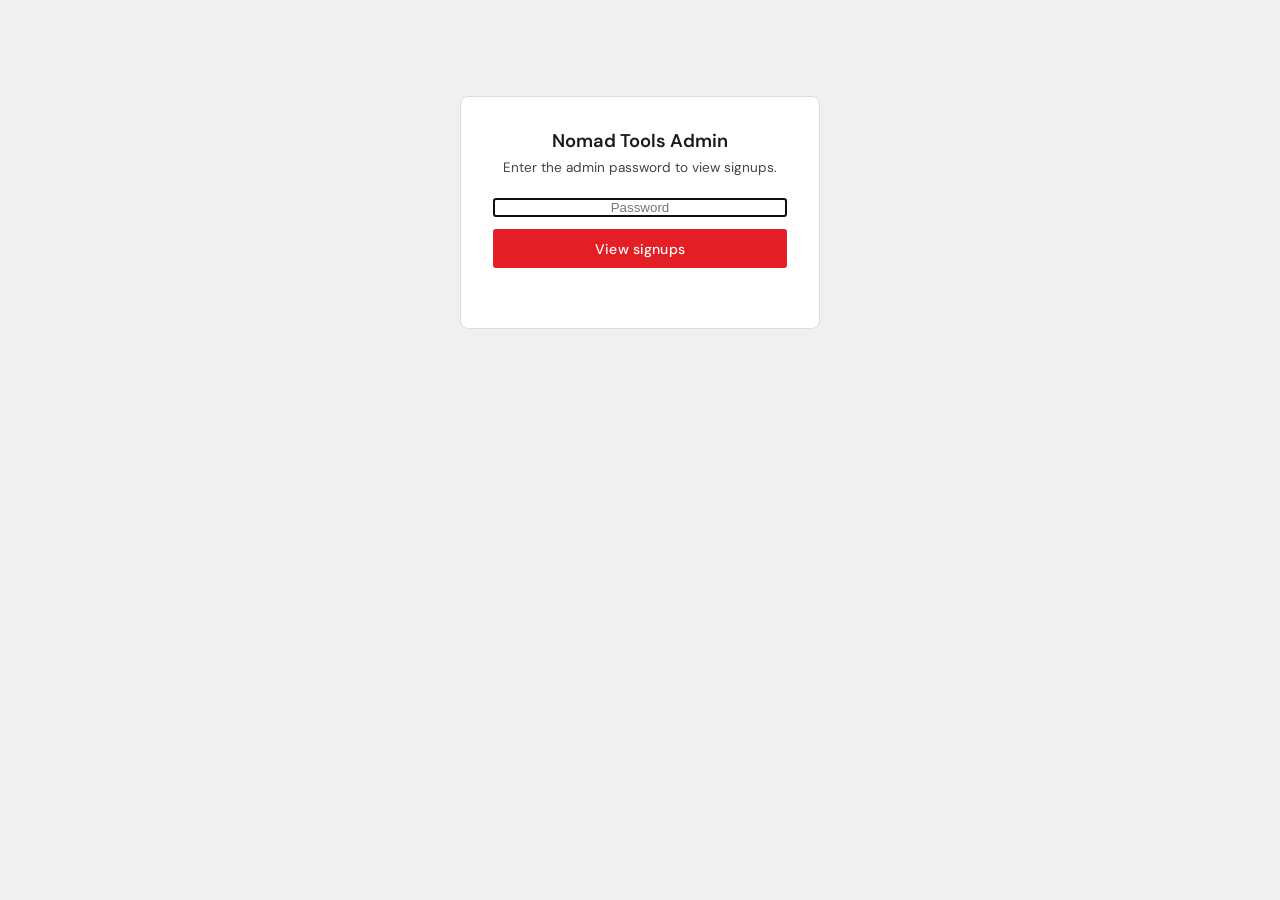
<file: admin.html>
<!DOCTYPE html>
<html lang="en">
<head>
<meta charset="UTF-8">
<meta name="viewport" content="width=device-width, initial-scale=1.0">
<meta name="robots" content="noindex, nofollow">
<title>Signups — Nomad Tools Admin</title>
<link rel="icon" type="image/x-icon" href="favicon.ico">
<link rel="stylesheet" href="style.css">
<style>
  body { background: var(--bg-light); }

  .admin-wrap { max-width: 1000px; margin: 0 auto; padding: 3rem 1.5rem 5rem; }

  .admin-head {
    display: flex;
    align-items: baseline;
    justify-content: space-between;
    flex-wrap: wrap;
    gap: 1rem;
    margin-bottom: 1.5rem;
  }

  .admin-head h1 {
    font-size: 1.4rem;
    font-weight: 600;
    letter-spacing: -0.02em;
    color: var(--text-dark);
  }

  /* LOGIN */
  .login-card {
    max-width: 360px;
    margin: 6rem auto 0;
    background: #fff;
    border: 1px solid #ddd;
    border-radius: 8px;
    padding: 2rem;
    text-align: center;
  }

  .login-card h1 {
    font-size: 1.15rem;
    font-weight: 600;
    color: var(--text-dark);
    margin-bottom: 0.4rem;
  }

  .login-card p { font-size: 0.85rem; color: var(--text-mid); margin-bottom: 1.25rem; }

  .login-card input {
    width: 100%;
    margin-bottom: 0.75rem;
    text-align: center;
  }

  .login-card .btn { width: 100%; text-align: center; }

  .login-error {
    color: var(--red);
    font-size: 0.8rem;
    margin-top: 0.75rem;
    min-height: 1rem;
  }

  /* STATS */
  .stat-row { display: flex; gap: 1rem; flex-wrap: wrap; margin-bottom: 1.5rem; }

  .stat {
    background: #fff;
    border: 1px solid #ddd;
    border-radius: 6px;
    padding: 1rem 1.5rem;
    min-width: 120px;
  }

  .stat .num { font-size: 1.6rem; font-weight: 600; color: var(--text-dark); letter-spacing: -0.02em; }
  .stat .lbl { font-size: 0.72rem; text-transform: uppercase; letter-spacing: 0.08em; color: var(--text-mid); margin-top: 0.2rem; }
  .stat.red .num { color: var(--red); }

  /* TABLE */
  .table-card {
    background: #fff;
    border: 1px solid #ddd;
    border-radius: 6px;
    overflow: hidden;
  }

  .table-scroll { overflow-x: auto; }

  table { width: 100%; border-collapse: collapse; font-size: 0.85rem; }

  th, td { padding: 0.7rem 1rem; text-align: left; white-space: nowrap; }

  th {
    background: #fafafa;
    border-bottom: 1px solid #e0e0e0;
    font-size: 0.68rem;
    text-transform: uppercase;
    letter-spacing: 0.06em;
    color: var(--text-mid);
    font-weight: 600;
  }

  td { border-bottom: 1px solid #f0f0f0; color: var(--text-dark); }
  tr:last-child td { border-bottom: none; }
  tr:hover td { background: #fcfcfc; }

  .pill {
    display: inline-block;
    font-size: 0.7rem;
    font-weight: 500;
    padding: 0.15rem 0.55rem;
    border-radius: 20px;
    letter-spacing: 0.02em;
  }
  .pill.waitlist { background: rgba(227,30,36,0.1); color: var(--red); }
  .pill.membership { background: #eee; color: var(--text-mid); }

  .toolbar { display: flex; gap: 0.5rem; }

  .btn-sm { padding: 0.45rem 0.9rem; font-size: 0.8rem; }

  .empty { padding: 3rem 1rem; text-align: center; color: var(--text-mid); font-size: 0.9rem; }

  .muted { color: #999; font-style: italic; }

  /* EXPANDABLE ROWS */
  tr.has-details { cursor: pointer; }
  tr.has-details:hover td { background: #fbf4f4; }

  .caret {
    display: inline-block;
    width: 0.9rem;
    color: var(--red);
    transition: transform 0.15s;
    font-size: 0.75rem;
  }
  tr.open .caret { transform: rotate(90deg); }

  td.caret-cell { width: 1.4rem; padding-right: 0; text-align: center; }

  .detail-row td {
    background: #fafafa;
    border-bottom: 1px solid #f0f0f0;
    padding: 0;
  }

  .detail-panel {
    padding: 1rem 1.5rem 1.25rem 2.9rem;
    display: grid;
    grid-template-columns: repeat(auto-fit, minmax(180px, 1fr));
    gap: 0.9rem 1.5rem;
  }

  .detail-item .k {
    font-size: 0.66rem;
    text-transform: uppercase;
    letter-spacing: 0.06em;
    color: var(--text-mid);
    margin-bottom: 0.15rem;
  }
  .detail-item .v { font-size: 0.88rem; color: var(--text-dark); white-space: normal; word-break: break-word; }
  .detail-item.wide { grid-column: 1 / -1; }

  .no-detail { padding: 0.9rem 1.5rem 0.9rem 2.9rem; font-size: 0.8rem; color: #999; font-style: italic; }

  /* DELETE BUTTON */
  td.act-cell { text-align: right; width: 1px; white-space: nowrap; }
  .del-btn {
    width: 26px; height: 26px;
    border: 1px solid #e2e2e2;
    background: #fff;
    color: #bbb;
    border-radius: 5px;
    font-size: 0.8rem;
    line-height: 1;
    cursor: pointer;
    transition: all 0.12s;
  }
  .del-btn:hover { border-color: var(--red); color: var(--red); background: #fff5f5; }
  .del-btn:disabled { opacity: 0.5; cursor: default; }
</style>
</head>
<body>

<!-- LOGIN VIEW -->
<div id="loginView">
  <div class="login-card">
    <h1>Nomad Tools Admin</h1>
    <p>Enter the admin password to view signups.</p>
    <form id="loginForm">
      <input type="password" id="pw" placeholder="Password" autocomplete="current-password" autofocus />
      <button type="submit" class="btn btn-red">View signups</button>
    </form>
    <div class="login-error" id="loginError"></div>
  </div>
</div>

<!-- DATA VIEW -->
<div id="dataView" style="display:none;">
  <div class="admin-wrap">
    <div class="admin-head">
      <h1>Signups</h1>
      <div class="toolbar">
        <button class="btn btn-outline btn-sm" id="refreshBtn">Refresh</button>
        <button class="btn btn-red btn-sm" id="csvBtn">Export CSV</button>
      </div>
    </div>

    <div class="stat-row">
      <div class="stat"><div class="num" id="statTotal">—</div><div class="lbl">Total</div></div>
      <div class="stat red"><div class="num" id="statWaitlist">—</div><div class="lbl">Waitlist</div></div>
      <div class="stat"><div class="num" id="statMembership">—</div><div class="lbl">Membership</div></div>
    </div>

    <div class="table-card">
      <div class="table-scroll">
        <table>
          <thead>
            <tr>
              <th></th><th>#</th><th>Email</th><th>List</th><th>Source</th><th>Country</th><th>Date (UTC)</th><th></th>
            </tr>
          </thead>
          <tbody id="rows"></tbody>
        </table>
      </div>
      <div class="empty" id="emptyMsg" style="display:none;">No signups yet.</div>
    </div>
  </div>
</div>

<script>
  const loginView = document.getElementById('loginView');
  const dataView = document.getElementById('dataView');
  const loginForm = document.getElementById('loginForm');
  const pwInput = document.getElementById('pw');
  const loginError = document.getElementById('loginError');

  let currentRows = [];

  // Keep the password only in memory for this tab session so a refresh
  // re-fetches without re-prompting, but it's gone when the tab closes.
  let sessionPw = sessionStorage.getItem('ntadmin') || '';

  function esc(s) {
    return String(s == null ? '' : s).replace(/[&<>"']/g, c => (
      { '&': '&amp;', '<': '&lt;', '>': '&gt;', '"': '&quot;', "'": '&#39;' }[c]
    ));
  }

  async function fetchSignups(password) {
    const res = await fetch('/api/signups', {
      method: 'POST',
      headers: { 'Content-Type': 'application/json' },
      body: JSON.stringify({ password }),
    });
    const data = await res.json().catch(() => ({}));
    if (!res.ok || !data.ok) {
      const err = new Error(data.error || 'Request failed.');
      err.status = res.status;
      throw err;
    }
    return data.rows;
  }

  function render(rows) {
    currentRows = rows;
    document.getElementById('statTotal').textContent = rows.length;
    document.getElementById('statWaitlist').textContent = rows.filter(r => r.list === 'waitlist').length;
    document.getElementById('statMembership').textContent = rows.filter(r => r.list === 'membership').length;

    const tbody = document.getElementById('rows');
    const emptyMsg = document.getElementById('emptyMsg');
    if (!rows.length) {
      tbody.innerHTML = '';
      emptyMsg.style.display = 'block';
      return;
    }
    emptyMsg.style.display = 'none';
    tbody.innerHTML = rows.map(r => {
      const parsed = parseDetails(r.details);
      const expandable = r.list === 'waitlist';
      const cls = expandable ? 'has-details' : '';
      const caret = expandable ? '<span class="caret">▸</span>' : '';
      return `
      <tr class="${cls}" data-id="${esc(r.id)}">
        <td class="caret-cell">${caret}</td>
        <td class="muted">${esc(r.id)}</td>
        <td>${esc(r.email)}</td>
        <td><span class="pill ${esc(r.list)}">${esc(r.list)}</span></td>
        <td>${r.source ? esc(r.source) : '<span class="muted">—</span>'}</td>
        <td>${r.ip_country ? esc(r.ip_country) : '<span class="muted">—</span>'}</td>
        <td>${esc(r.created_at)}</td>
        <td class="act-cell"><button type="button" class="del-btn" data-id="${esc(r.id)}" data-email="${esc(r.email)}" title="Delete this signup" aria-label="Delete signup">✕</button></td>
      </tr>
      ${expandable ? `<tr class="detail-row" data-detail="${esc(r.id)}" style="display:none;">
        <td colspan="8">${renderDetailPanel(parsed)}</td>
      </tr>` : ''}`;
    }).join('');
  }

  // Friendly labels for the known waitlist fields; unknown keys fall back
  // to a title-cased version of the key.
  const FIELD_LABELS = {
    full_name: 'Full name',
    company: 'Company / Crew',
    phone: 'Phone',
    battery: 'Battery platform',
    use_case: 'Primary use case',
    quantity: 'Quantity',
    notes: 'Notes',
  };
  const FIELD_ORDER = ['full_name', 'company', 'phone', 'battery', 'use_case', 'quantity', 'notes'];

  function parseDetails(raw) {
    if (!raw) return null;
    try { const o = JSON.parse(raw); return (o && typeof o === 'object') ? o : null; }
    catch (e) { return null; }
  }

  function labelFor(key) {
    return FIELD_LABELS[key] || key.replace(/_/g, ' ').replace(/\b\w/g, c => c.toUpperCase());
  }

  function renderDetailPanel(d) {
    if (!d || !Object.keys(d).length) {
      return '<div class="no-detail">No extra form data captured for this signup.</div>';
    }
    const keys = FIELD_ORDER.filter(k => d[k]).concat(
      Object.keys(d).filter(k => !FIELD_ORDER.includes(k))
    );
    const items = keys.map(k => {
      const wide = k === 'notes' ? ' wide' : '';
      return `<div class="detail-item${wide}"><div class="k">${esc(labelFor(k))}</div><div class="v">${esc(d[k])}</div></div>`;
    }).join('');
    return `<div class="detail-panel">${items}</div>`;
  }

  function showData() {
    loginView.style.display = 'none';
    dataView.style.display = 'block';
  }

  async function load(password) {
    const rows = await fetchSignups(password);
    sessionPw = password;
    sessionStorage.setItem('ntadmin', password);
    render(rows);
    showData();
  }

  loginForm.addEventListener('submit', async (e) => {
    e.preventDefault();
    loginError.textContent = '';
    const btn = loginForm.querySelector('button');
    btn.disabled = true; btn.textContent = 'Checking…';
    try {
      await load(pwInput.value);
    } catch (err) {
      loginError.textContent = err.status === 401 ? 'Wrong password.' : (err.message || 'Something went wrong.');
      pwInput.select();
    } finally {
      btn.disabled = false; btn.textContent = 'View signups';
    }
  });

  // Expand/collapse a waitlist row to reveal its full form details.
  document.getElementById('rows').addEventListener('click', (e) => {
    if (e.target.closest('.del-btn')) return; // handled separately
    const tr = e.target.closest('tr.has-details');
    if (!tr) return;
    const id = tr.getAttribute('data-id');
    const detail = document.querySelector('.detail-row[data-detail="' + id + '"]');
    if (!detail) return;
    const open = detail.style.display !== 'none';
    detail.style.display = open ? 'none' : 'table-row';
    tr.classList.toggle('open', !open);
  });

  // Delete a signup (with confirmation), then refresh the table.
  document.getElementById('rows').addEventListener('click', async (e) => {
    const btn = e.target.closest('.del-btn');
    if (!btn) return;
    const id = btn.getAttribute('data-id');
    const email = btn.getAttribute('data-email') || 'this signup';
    if (!confirm('Delete ' + email + '? This cannot be undone.')) return;
    btn.disabled = true;
    try {
      const res = await fetch('/api/signups', {
        method: 'POST',
        headers: { 'Content-Type': 'application/json' },
        body: JSON.stringify({ password: sessionPw, action: 'delete', id: Number(id) }),
      });
      const data = await res.json().catch(() => ({}));
      if (!res.ok || !data.ok) {
        if (res.status === 401) { sessionStorage.removeItem('ntadmin'); location.reload(); return; }
        throw new Error(data.error || 'Delete failed.');
      }
      render(await fetchSignups(sessionPw));
    } catch (err) {
      alert(err.message || 'Delete failed.');
      btn.disabled = false;
    }
  });

  document.getElementById('refreshBtn').addEventListener('click', async () => {
    const btn = document.getElementById('refreshBtn');
    btn.disabled = true; btn.textContent = 'Refreshing…';
    try { render(await fetchSignups(sessionPw)); }
    catch (err) {
      if (err.status === 401) { sessionStorage.removeItem('ntadmin'); location.reload(); }
    }
    finally { btn.disabled = false; btn.textContent = 'Refresh'; }
  });

  document.getElementById('csvBtn').addEventListener('click', () => {
    const baseCols = ['id', 'email', 'list', 'source', 'ip_country', 'created_at'];
    const detailCols = FIELD_ORDER; // full_name, company, phone, battery, use_case, quantity, notes
    const cols = baseCols.concat(detailCols);
    const escCsv = v => {
      const s = v == null ? '' : String(v);
      return /[",\n]/.test(s) ? '"' + s.replace(/"/g, '""') + '"' : s;
    };
    const lines = [cols.join(',')].concat(
      currentRows.map(r => {
        const d = parseDetails(r.details) || {};
        return cols.map(c => escCsv(baseCols.includes(c) ? r[c] : d[c])).join(',');
      })
    );
    const blob = new Blob([lines.join('\n')], { type: 'text/csv' });
    const a = document.createElement('a');
    a.href = URL.createObjectURL(blob);
    a.download = 'nomadtools-signups-' + new Date().toISOString().slice(0, 10) + '.csv';
    a.click();
    URL.revokeObjectURL(a.href);
  });

  // Auto-load if we already have a password from this tab session.
  if (sessionPw) {
    load(sessionPw).catch(() => { sessionStorage.removeItem('ntadmin'); });
  }
</script>

</body>
</html>
</file>
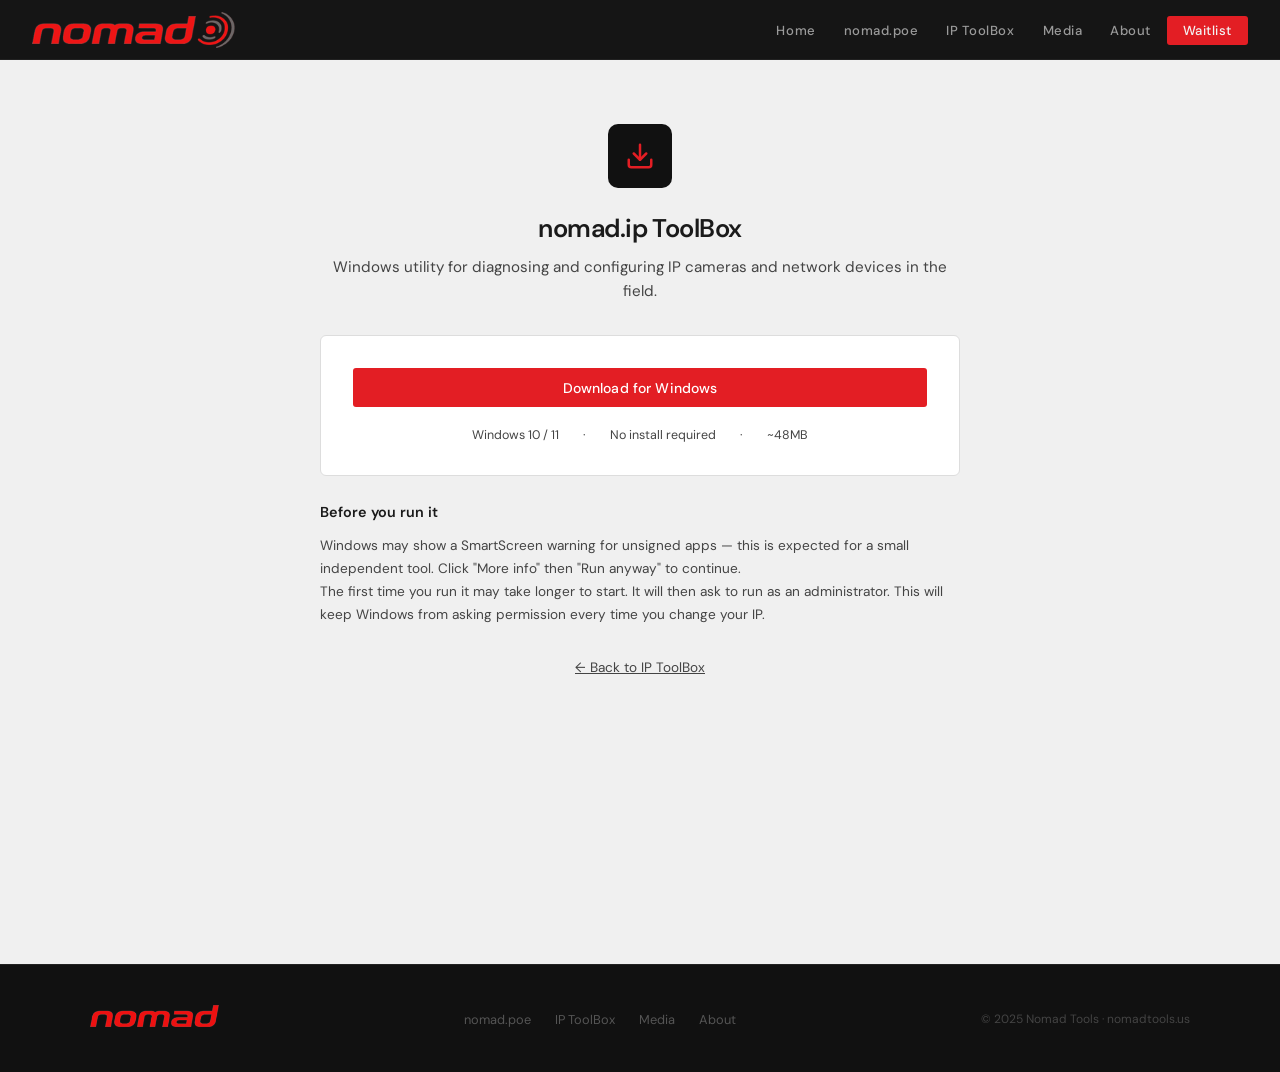
<file: download.html>
<!DOCTYPE html>
<html lang="en">
<head>
<meta charset="UTF-8">
<meta name="viewport" content="width=device-width, initial-scale=1.0">
<title>Download nomad.ip ToolBox — Nomad Tools</title>
<meta name="description" content="Download nomad.ip ToolBox — a free Windows utility for diagnosing and configuring IP cameras and network devices in the field. Windows 10/11, no install required." />
<link rel="canonical" href="https://nomadtools.us/download.html" />
<meta property="og:type" content="website" />
<meta property="og:site_name" content="Nomad Tools" />
<meta property="og:url" content="https://nomadtools.us/download.html" />
<meta property="og:title" content="Download nomad.ip ToolBox — Nomad Tools" />
<meta property="og:description" content="Free Windows utility for diagnosing and configuring IP cameras and network devices in the field. Windows 10/11, no install required." />
<meta property="og:image" content="https://nomadtools.us/og-image.png" />
<meta property="og:image:width" content="1200" />
<meta property="og:image:height" content="630" />
<meta name="twitter:card" content="summary_large_image" />
<meta name="twitter:title" content="Download nomad.ip ToolBox — Nomad Tools" />
<meta name="twitter:description" content="Free Windows utility for diagnosing and configuring IP cameras and network devices in the field. Windows 10/11, no install required." />
<meta name="twitter:image" content="https://nomadtools.us/og-image.png" />
<link rel="icon" type="image/x-icon" href="favicon.ico">
<link rel="icon" type="image/png" sizes="32x32" href="favicon-32.png">
<link rel="icon" type="image/png" sizes="16x16" href="favicon-16.png">
<link rel="apple-touch-icon" href="apple-touch-icon.png">
<link rel="stylesheet" href="style.css">
<style>
  .dl-wrap {
    max-width: 640px;
    margin: 0 auto;
    text-align: center;
  }

  .dl-icon {
    width: 64px;
    height: 64px;
    margin: 0 auto 1.5rem;
    display: flex;
    align-items: center;
    justify-content: center;
    background: var(--black);
    border-radius: 10px;
    color: var(--red);
  }

  .dl-icon svg { width: 30px; height: 30px; }

  .dl-wrap h1 {
    font-size: 1.6rem;
    font-weight: 600;
    letter-spacing: -0.02em;
    color: var(--text-dark);
    margin-bottom: 0.6rem;
  }

  .dl-wrap > p {
    font-size: 0.95rem;
    color: var(--text-mid);
    line-height: 1.6;
    margin-bottom: 2rem;
  }

  .dl-card {
    background: #fff;
    border: 1px solid #ddd;
    border-radius: 6px;
    padding: 2rem;
    margin-bottom: 1.5rem;
  }

  .dl-card .btn { width: 100%; text-align: center; }

  .dl-meta {
    display: flex;
    justify-content: center;
    gap: 1.5rem;
    margin-top: 1.25rem;
    font-size: 0.78rem;
    color: var(--text-mid);
  }

  .dl-notes {
    text-align: left;
    font-size: 0.85rem;
    color: var(--text-mid);
    line-height: 1.7;
  }

  .dl-notes h3 {
    font-size: 0.9rem;
    font-weight: 600;
    color: var(--text-dark);
    margin-bottom: 0.6rem;
  }

  .dl-back {
    display: inline-block;
    margin-top: 2rem;
    font-size: 0.85rem;
    color: var(--text-mid);
  }
</style>
</head>
<body>

<nav>
  <a href="index.html" class="nav-logo">
    <img class="nav-logo-nomad" src="logo-nomad-text.png" alt="nomad" />
    <img class="nav-logo-signal" src="logo-signal.png" alt="" />
  </a>
  <ul class="nav-links">
    <li><a href="index.html">Home</a></li>
    <li><a href="nomad-poe.html">nomad.poe</a></li>
    <li><a href="toolbox.html">IP ToolBox</a></li>
    <li><a href="media.html">Media</a></li>
    <li><a href="about.html">About</a></li>
    <li><a href="waitlist.html" class="nav-cta">Waitlist</a></li>
  </ul>
  <button class="nav-hamburger" id="hamburger" aria-label="Menu">
    <span></span><span></span><span></span>
  </button>
</nav>

<div class="nav-mobile-menu" id="mobileMenu">
  <a href="index.html">Home</a>
  <a href="nomad-poe.html">nomad.poe</a>
  <a href="toolbox.html">IP ToolBox</a>
  <a href="media.html">Media</a>
  <a href="about.html">About</a>
  <a href="waitlist.html" class="nav-cta">Join Waitlist</a>
</div>

<div class="page">
  <div class="content" style="padding-top: 4rem; padding-bottom: 4rem;">
    <div class="dl-wrap">
      <div class="dl-icon">
        <svg viewBox="0 0 24 24" fill="none" stroke="currentColor" stroke-width="2" stroke-linecap="round" stroke-linejoin="round"><path d="M21 15v4a2 2 0 0 1-2 2H5a2 2 0 0 1-2-2v-4"></path><polyline points="7 10 12 15 17 10"></polyline><line x1="12" y1="15" x2="12" y2="3"></line></svg>
      </div>
      <h1>nomad.ip ToolBox</h1>
      <p>Windows utility for diagnosing and configuring IP cameras and network devices in the field.</p>

      <div class="dl-card">
        <a href="https://github.com/ckroth14/nomadtools/releases/download/v3.0/nomad-ip-toolbox-v3.zip" class="btn btn-red">Download for Windows</a>
        <div class="dl-meta">
          <span>Windows 10 / 11</span>
          <span>·</span>
          <span>No install required</span>
          <span>·</span>
          <span>~48MB</span>
        </div>
      </div>

      <div class="dl-notes">
        <h3>Before you run it</h3>
        <p>Windows may show a SmartScreen warning for unsigned apps — this is expected for a small independent tool. Click "More info" then "Run anyway" to continue.</p>
        <p>The first time you run it may take longer to start. It will then ask to run as an administrator. This will keep Windows from asking permission every time you change your IP.</p>
      </div>

      <a href="toolbox.html" class="dl-back">← Back to IP ToolBox</a>
    </div>
  </div>
</div>

<footer>
  <div class="footer-inner">
    <div class="footer-logo"><img src="logo-nomad-text.png" alt="Nomad" /></div>
    <ul class="footer-links">
      <li><a href="nomad-poe.html">nomad.poe</a></li>
      <li><a href="toolbox.html">IP ToolBox</a></li>
      <li><a href="media.html">Media</a></li>
      <li><a href="about.html">About</a></li>
    </ul>
    <p class="footer-copy">© 2025 Nomad Tools · nomadtools.us</p>
  </div>
</footer>

<script>
  const hamburger = document.getElementById('hamburger');
  const mobileMenu = document.getElementById('mobileMenu');
  hamburger.addEventListener('click', () => {
    hamburger.classList.toggle('open');
    mobileMenu.classList.toggle('open');
  });
  mobileMenu.querySelectorAll('a').forEach(a => {
    a.addEventListener('click', () => {
      hamburger.classList.remove('open');
      mobileMenu.classList.remove('open');
    });
  });
</script>

</body>
</html>
</file>
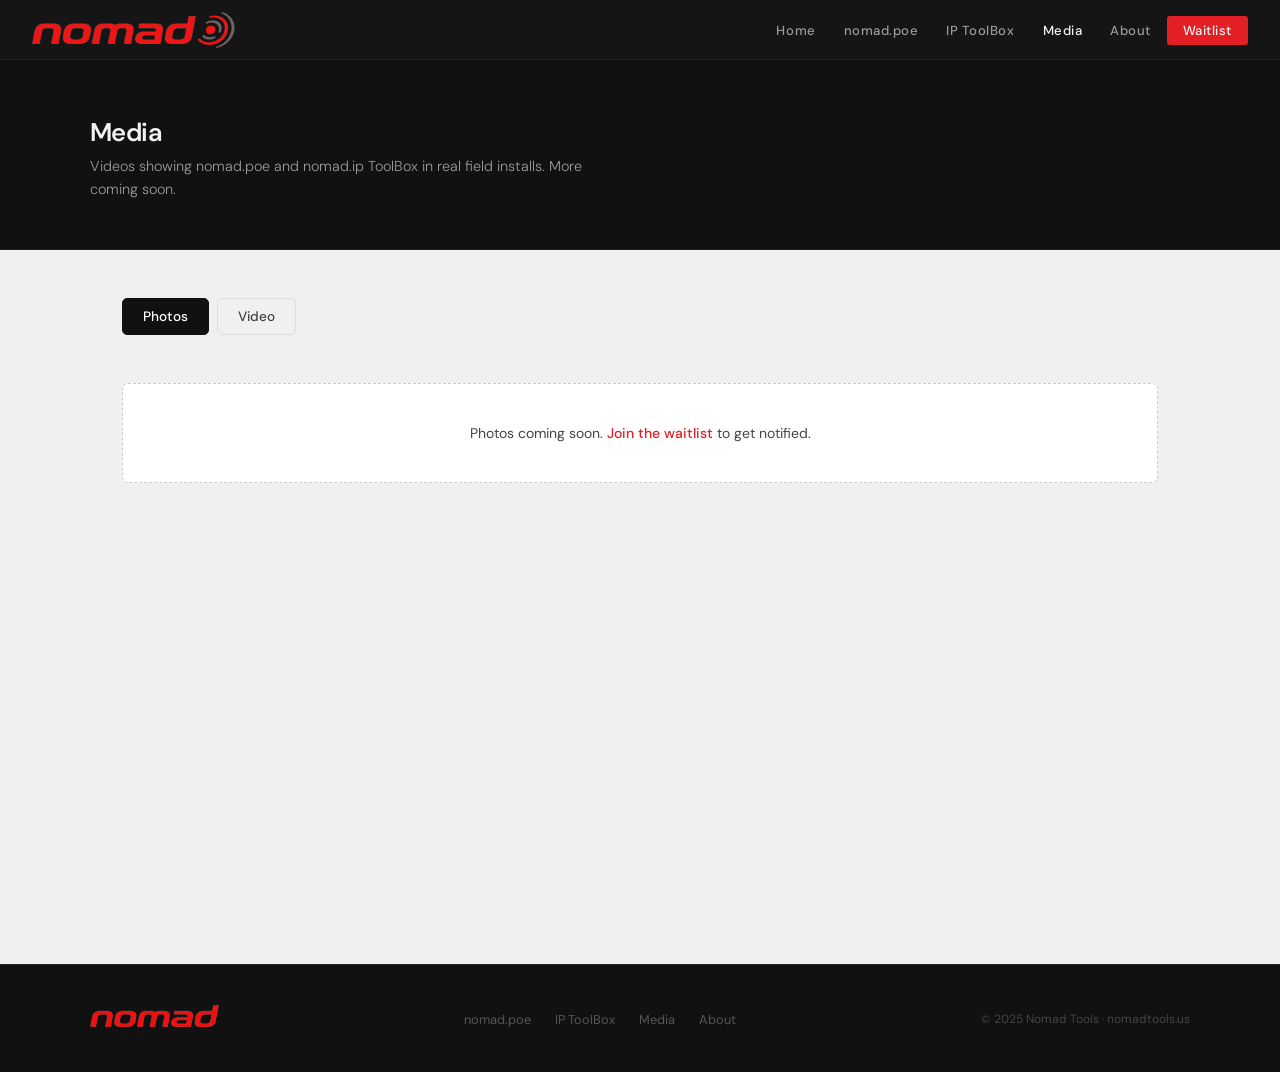
<file: media.html>
<!DOCTYPE html>
<html lang="en">
<head>
<meta charset="UTF-8">
<meta name="viewport" content="width=device-width, initial-scale=1.0">
<title>Media — Nomad Tools</title>
<meta name="description" content="Photos and video of nomad.poe and the nomad.ip ToolBox in the field — battery-powered PoE, Wi-Fi, and network tools for camera installers." />
<link rel="canonical" href="https://nomadtools.us/media.html" />
<meta property="og:type" content="website" />
<meta property="og:site_name" content="Nomad Tools" />
<meta property="og:url" content="https://nomadtools.us/media.html" />
<meta property="og:title" content="Media — Nomad Tools" />
<meta property="og:description" content="Photos and video of nomad.poe and the nomad.ip ToolBox in the field." />
<meta property="og:image" content="https://nomadtools.us/og-image.png" />
<meta property="og:image:width" content="1200" />
<meta property="og:image:height" content="630" />
<meta name="twitter:card" content="summary_large_image" />
<meta name="twitter:title" content="Media — Nomad Tools" />
<meta name="twitter:description" content="Photos and video of nomad.poe and the nomad.ip ToolBox in the field." />
<meta name="twitter:image" content="https://nomadtools.us/og-image.png" />
<link rel="icon" type="image/x-icon" href="favicon.ico">
<link rel="icon" type="image/png" sizes="32x32" href="favicon-32.png">
<link rel="icon" type="image/png" sizes="16x16" href="favicon-16.png">
<link rel="apple-touch-icon" href="apple-touch-icon.png">
<link rel="stylesheet" href="style.css">
<style>
  .media-grid {
    display: grid;
    grid-template-columns: repeat(3, 1fr);
    gap: 1.25rem;
  }

  .media-card {
    background: #fff;
    border: 1px solid #ddd;
    border-radius: 6px;
    overflow: hidden;
    transition: border-color 0.15s, box-shadow 0.15s;
  }

  .media-card:hover {
    border-color: #bbb;
    box-shadow: 0 4px 16px rgba(0,0,0,0.06);
  }

  .media-thumb {
    aspect-ratio: 16/9;
    background: var(--black);
    display: flex;
    align-items: center;
    justify-content: center;
    position: relative;
    overflow: hidden;
    cursor: pointer;
  }

  .media-thumb img {
    width: 100%;
    height: 100%;
    object-fit: cover;
    opacity: 0.7;
    transition: opacity 0.2s;
  }

  .media-card:hover .media-thumb img { opacity: 0.9; }

  .play-btn {
    position: absolute;
    width: 44px;
    height: 44px;
    background: rgba(227,30,36,0.9);
    border-radius: 50%;
    display: flex;
    align-items: center;
    justify-content: center;
    transition: transform 0.15s;
  }

  .media-card:hover .play-btn { transform: scale(1.08); }

  .play-icon {
    width: 0; height: 0;
    border-style: solid;
    border-width: 7px 0 7px 14px;
    border-color: transparent transparent transparent white;
    margin-left: 3px;
  }

  .thumb-placeholder {
    width: 100%;
    height: 100%;
    display: flex;
    align-items: center;
    justify-content: center;
    background: #1a1a1a;
  }

  .media-info { padding: 1rem 1.1rem 1.1rem; }

  .media-tag {
    font-size: 0.68rem;
    font-weight: 500;
    letter-spacing: 0.1em;
    text-transform: uppercase;
    color: var(--red);
    margin-bottom: 0.3rem;
  }

  .media-title {
    font-size: 0.9rem;
    font-weight: 600;
    color: var(--text-dark);
    margin-bottom: 0.3rem;
    letter-spacing: -0.01em;
    line-height: 1.3;
  }

  .media-desc {
    font-size: 0.8rem;
    color: var(--text-mid);
    line-height: 1.55;
    font-weight: 300;
  }

  .coming-banner {
    background: #fff;
    border: 1px dashed #ccc;
    border-radius: 6px;
    padding: 2.5rem;
    text-align: center;
    margin-top: 1.25rem;
    grid-column: span 3;
  }

  .coming-banner p {
    font-size: 0.875rem;
    color: var(--text-mid);
  }

  .coming-banner a { color: var(--red); text-decoration: none; font-weight: 500; }

  @media (max-width: 768px) {
    .media-grid { grid-template-columns: 1fr 1fr; }
    .coming-banner { grid-column: span 2; }
  }

  .media-tabs {
    display: flex;
    gap: 0.5rem;
    margin-bottom: 1.75rem;
  }

  .media-tab {
    background: none;
    border: 1px solid #ddd;
    border-radius: 5px;
    padding: 0.55rem 1.25rem;
    font-family: 'DM Sans', sans-serif;
    font-size: 0.85rem;
    font-weight: 500;
    color: var(--text-mid);
    cursor: pointer;
    transition: all 0.15s;
  }

  .media-tab:hover { border-color: #bbb; color: var(--text-dark); }
  .media-tab.active { background: var(--black); border-color: var(--black); color: #fff; }

  .media-section { display: none; }
  .media-section.active { display: block; }

  .photo-grid {
    display: grid;
    grid-template-columns: repeat(3, 1fr);
    gap: 1.25rem;
  }

  .photo-card {
    border: 1px solid #ddd;
    border-radius: 6px;
    overflow: hidden;
    aspect-ratio: 4/3;
    background: #f5f5f5;
  }

  .photo-card img {
    width: 100%;
    height: 100%;
    object-fit: cover;
    display: block;
  }

  @media (max-width: 768px) { .photo-grid { grid-template-columns: 1fr 1fr; } }
  @media (max-width: 500px) { .photo-grid { grid-template-columns: 1fr; } }
</style>
</head>
<body>

<nav>
  <a href="index.html" class="nav-logo">
    <img class="nav-logo-nomad" src="logo-nomad-text.png" alt="nomad" />
    <img class="nav-logo-signal" src="logo-signal.png" alt="" />
  </a>
  <ul class="nav-links">
    <li><a href="index.html">Home</a></li>
    <li><a href="nomad-poe.html">nomad.poe</a></li>
    <li><a href="toolbox.html">IP ToolBox</a></li>
    <li><a href="media.html" class="active">Media</a></li>
    <li><a href="about.html">About</a></li>
    <li><a href="waitlist.html" class="nav-cta">Waitlist</a></li>
  </ul>
  <button class="nav-hamburger" id="hamburger" aria-label="Menu">
    <span></span><span></span><span></span>
  </button>
</nav>

<div class="nav-mobile-menu" id="mobileMenu">
  <a href="index.html">Home</a>
  <a href="nomad-poe.html">nomad.poe</a>
  <a href="toolbox.html">IP ToolBox</a>
  <a href="media.html" class="active">Media</a>
  <a href="about.html">About</a>
  <a href="waitlist.html" class="nav-cta">Join Waitlist</a>
</div>

<script>
  const hamburger = document.getElementById('hamburger');
  const mobileMenu = document.getElementById('mobileMenu');
  hamburger.addEventListener('click', () => {
    hamburger.classList.toggle('open');
    mobileMenu.classList.toggle('open');
  });
  mobileMenu.querySelectorAll('a').forEach(a => {
    a.addEventListener('click', () => {
      hamburger.classList.remove('open');
      mobileMenu.classList.remove('open');
    });
  });

  function showTab(name) {
    document.querySelectorAll('.media-tab').forEach(t => t.classList.toggle('active', t.dataset.tab === name));
    document.querySelectorAll('.media-section').forEach(s => s.classList.toggle('active', s.id === 'tab-' + name));
  }
</script>

<div class="page">
  <div class="page-header">
    <div class="page-header-inner">
      <h1>Media</h1>
      <p>Videos showing nomad.poe and nomad.ip ToolBox in real field installs. More coming soon.</p>
    </div>
  </div>

  <div class="content">
    <div class="media-tabs">
      <button class="media-tab active" data-tab="photos" onclick="showTab('photos')">Photos</button>
      <button class="media-tab" data-tab="video" onclick="showTab('video')">Video</button>
    </div>

    <div class="media-section active" id="tab-photos">
      <div class="photo-grid" id="photoGrid"></div>
      <div class="coming-banner" id="photoEmpty" style="display:none;">
        <p>Photos coming soon. <a href="waitlist.html">Join the waitlist</a> to get notified.</p>
      </div>
    </div>

    <div class="media-section" id="tab-video">
      <div class="media-grid">

        <div class="media-card">
          <div class="media-thumb">
            <div class="thumb-placeholder"></div>
            <div class="play-btn"><div class="play-icon"></div></div>
          </div>
          <div class="media-info">
            <div class="media-tag">Product Overview</div>
            <div class="media-title">nomad.poe — Full Walkthrough</div>
            <div class="media-desc">Hardware overview, battery install, ports, and first power-up.</div>
          </div>
        </div>

        <div class="media-card">
          <div class="media-thumb">
            <div class="thumb-placeholder"></div>
            <div class="play-btn"><div class="play-icon"></div></div>
          </div>
          <div class="media-info">
            <div class="media-tag">Field Demo</div>
            <div class="media-title">Camera Setup Without Infrastructure</div>
            <div class="media-desc">Power up, connect, aim and configure — before a cable is pulled.</div>
          </div>
        </div>

        <div class="media-card">
          <div class="media-thumb">
            <div class="thumb-placeholder"></div>
            <div class="play-btn"><div class="play-icon"></div></div>
          </div>
          <div class="media-info">
            <div class="media-tag">Software</div>
            <div class="media-title">nomad.ip ToolBox Demo</div>
            <div class="media-desc">One-click IP management — live walkthrough on a real install.</div>
          </div>
        </div>

        <div class="coming-banner">
          <p>More videos coming soon. <a href="waitlist.html">Join the waitlist</a> to get notified when new content drops.</p>
        </div>

      </div>
    </div>
  </div>
</div>

<footer>
  <div class="footer-inner">
    <div class="footer-logo"><img src="logo-nomad-text.png" alt="Nomad" /></div>
    <ul class="footer-links">
      <li><a href="nomad-poe.html">nomad.poe</a></li>
      <li><a href="toolbox.html">IP ToolBox</a></li>
      <li><a href="media.html">Media</a></li>
      <li><a href="about.html">About</a></li>
    </ul>
    <p class="footer-copy">© 2025 Nomad Tools · nomadtools.us</p>
  </div>
</footer>

<script>
  // Photos are driven by photos/photos.json so new images can be added without
  // editing this page — drop the file in /photos and add a line to the list.
  (function () {
    var grid = document.getElementById('photoGrid');
    var empty = document.getElementById('photoEmpty');
    if (!grid) return;
    function showEmpty() { if (empty) empty.style.display = 'block'; }
    fetch('photos/photos.json', { cache: 'no-store' })
      .then(function (r) { return r.ok ? r.json() : []; })
      .then(function (list) {
        if (!Array.isArray(list) || !list.length) { showEmpty(); return; }
        var html = list.map(function (p) {
          var file = (p && p.file) ? String(p.file) : '';
          if (!file) return '';
          var cap = (p && p.caption) ? String(p.caption) : '';
          var safe = cap.replace(/&/g, '&amp;').replace(/"/g, '&quot;').replace(/</g, '&lt;');
          return '<div class="photo-card"><img src="photos/' + encodeURI(file) +
                 '" alt="' + safe + '" title="' + safe + '" loading="lazy" /></div>';
        }).join('');
        if (html.trim()) { grid.innerHTML = html; } else { showEmpty(); }
      })
      .catch(showEmpty);
  })();
</script>

</body>
</html>
</file>
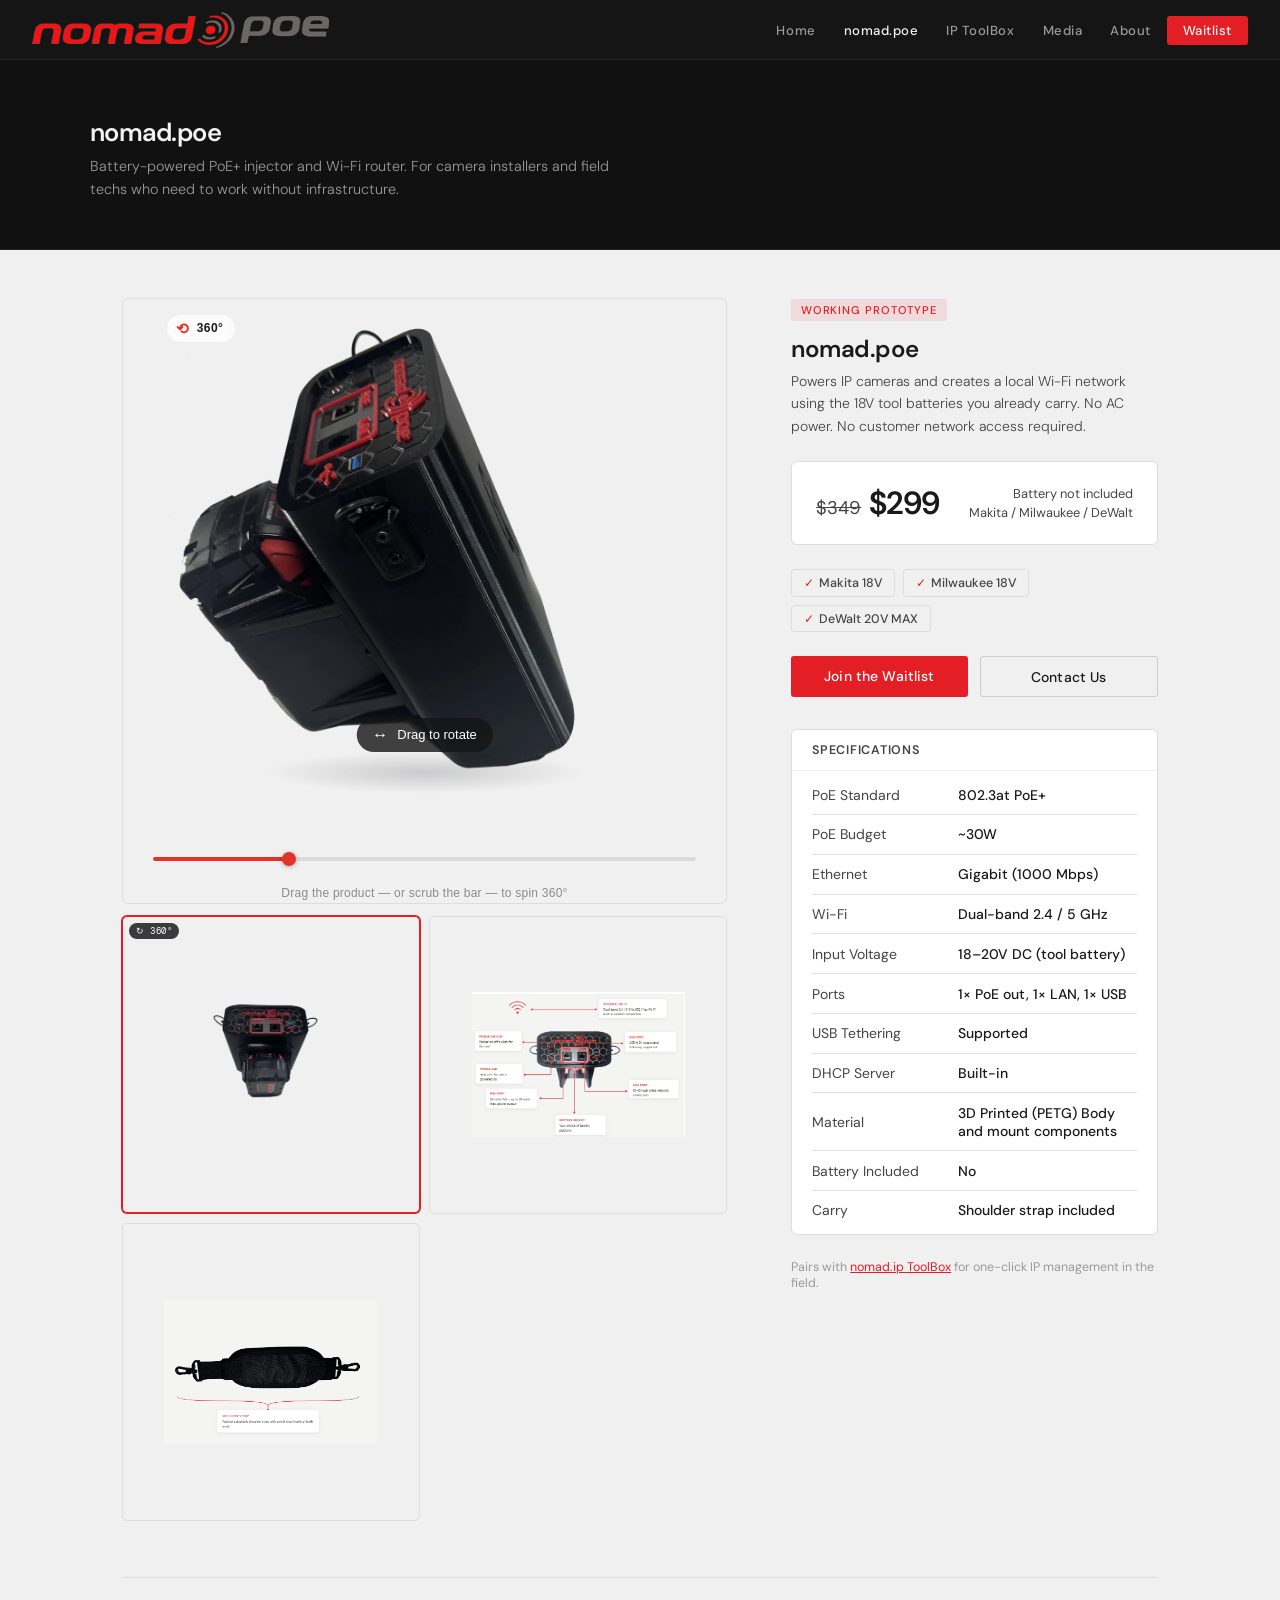
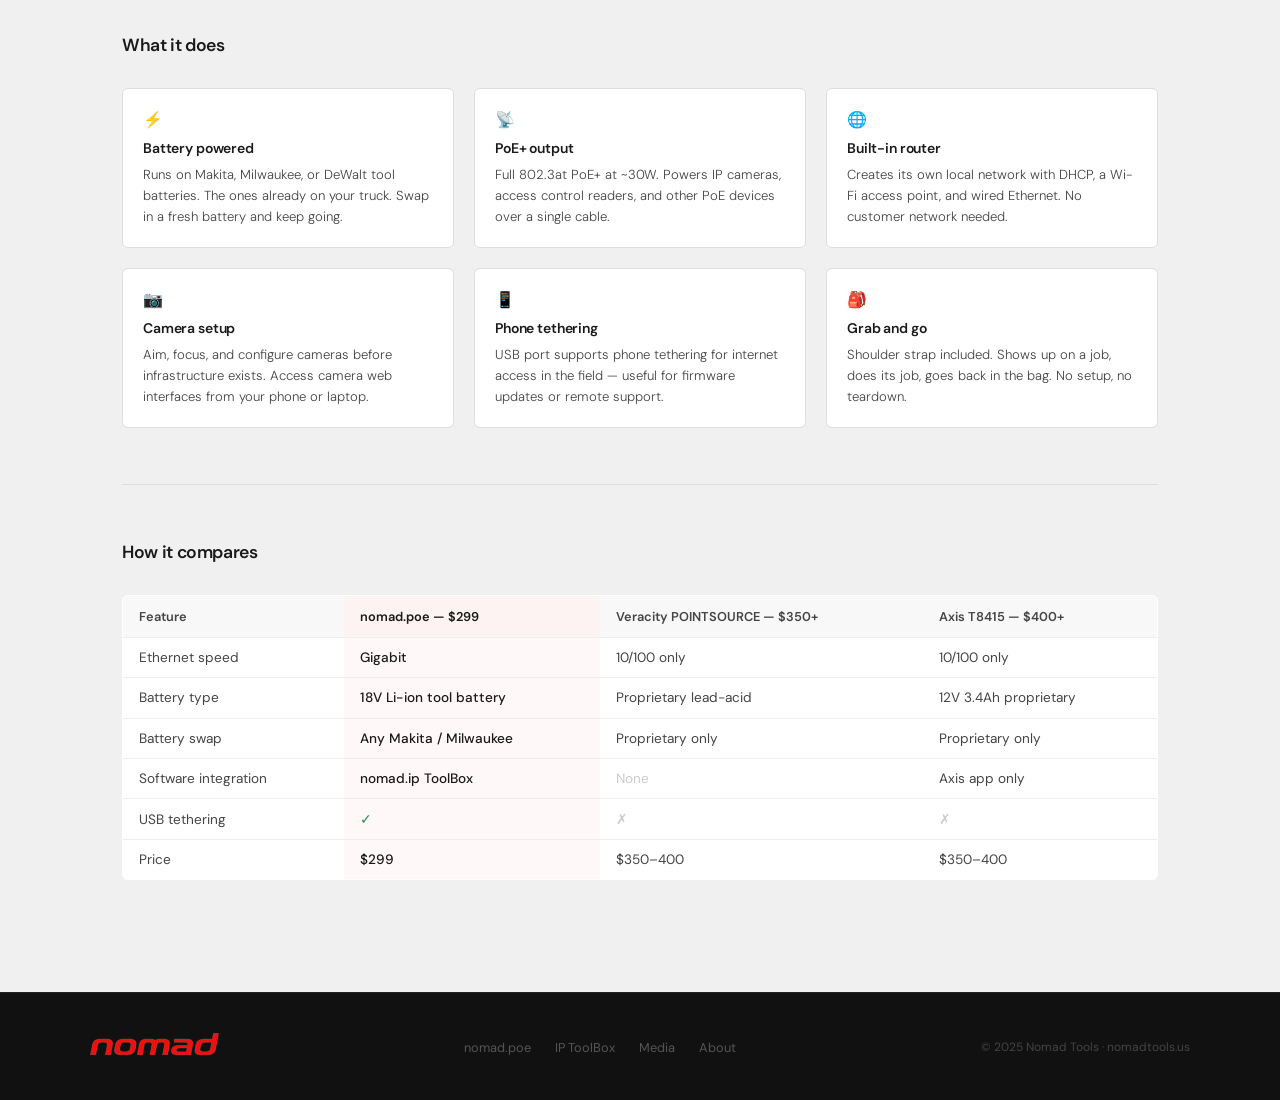
<file: nomad-poe.html>
<!DOCTYPE html>
<html lang="en">
<head>
<meta charset="UTF-8">
<meta name="viewport" content="width=device-width, initial-scale=1.0">
<title>nomad.poe — Battery-Powered PoE Field Tool</title>
<meta name="description" content="nomad.poe is a battery-powered PoE+ injector and Wi-Fi router for camera installs. 802.3at 30W PoE, gigabit Ethernet, built-in access point — runs on Makita, Milwaukee, and DeWalt batteries. $299." />
<link rel="canonical" href="https://nomadtools.us/nomad-poe.html" />
<meta property="og:type" content="website" />
<meta property="og:site_name" content="Nomad Tools" />
<meta property="og:url" content="https://nomadtools.us/nomad-poe.html" />
<meta property="og:title" content="nomad.poe — Battery-Powered PoE Field Tool" />
<meta property="og:description" content="Battery-powered PoE+ and Wi-Fi for camera installs. Gigabit Ethernet, built-in access point, runs on the tool batteries you already carry. $299." />
<meta property="og:image" content="https://nomadtools.us/og-image.png" />
<meta property="og:image:width" content="1200" />
<meta property="og:image:height" content="630" />
<meta name="twitter:card" content="summary_large_image" />
<meta name="twitter:title" content="nomad.poe — Battery-Powered PoE Field Tool" />
<meta name="twitter:description" content="Battery-powered PoE+ and Wi-Fi for camera installs. Gigabit Ethernet, built-in access point, runs on the tool batteries you already carry. $299." />
<meta name="twitter:image" content="https://nomadtools.us/og-image.png" />
<link rel="icon" type="image/x-icon" href="favicon.ico">
<link rel="icon" type="image/png" sizes="32x32" href="favicon-32.png">
<link rel="icon" type="image/png" sizes="16x16" href="favicon-16.png">
<link rel="apple-touch-icon" href="apple-touch-icon.png">
<link rel="stylesheet" href="style.css">
<style>
  .product-layout {
    display: grid;
    grid-template-columns: 1.65fr 1fr;
    gap: 4rem;
    align-items: start;
  }

  /* PRODUCT GALLERY VIEWER */
  .gallery { display: flex; flex-direction: column; gap: 0.75rem; }

  .gv-stage {
    position: relative;
    width: 100%;
    aspect-ratio: 1 / 1;
    border-radius: 6px;
    overflow: hidden;
    border: 1px solid #ddd;
    background: var(--bg-light);
  }

  .gv-item { position: absolute; inset: 0; opacity: 0; visibility: hidden; transition: opacity 0.25s ease; }
  .gv-item.active { opacity: 1; visibility: visible; }

  .gv-360 { width: 100%; height: 100%; border: 0; display: block; background: transparent; }

  /* placeholder slots for not-yet-ready photos */
  .gv-ph {
    position: absolute; inset: 0;
    display: flex; flex-direction: column;
    align-items: center; justify-content: center; gap: 0.4rem;
    background: repeating-linear-gradient(45deg, #ececec 0 14px, #f5f5f5 14px 28px);
  }
  .gv-ph-label {
    font-family: 'DM Mono', monospace;
    font-size: 0.78rem;
    letter-spacing: 0.1em;
    text-transform: uppercase;
    text-align: center;
    color: #8a8a8f;
  }
  .gv-ph-label small { display: block; margin-top: 0.4rem; font-size: 0.66rem; color: #b3b3b3; letter-spacing: 0.08em; }

  .gv-thumbs { display: grid; grid-template-columns: repeat(2, 1fr); gap: 0.6rem; }
  .gv-thumb {
    position: relative;
    aspect-ratio: 1 / 1;
    border-radius: 5px;
    overflow: hidden;
    border: 1px solid #ddd;
    background: var(--bg-light);
    cursor: pointer;
    padding: 0;
    transition: border-color 0.15s, box-shadow 0.15s;
  }
  .gv-thumb:hover { border-color: #bbb; }
  .gv-thumb.active { border-color: var(--red); box-shadow: 0 0 0 1px var(--red); }
  .gv-thumb img { width: 100%; height: 100%; object-fit: contain; display: block; padding: 14%; }
  .gv-thumb-ph { position: absolute; inset: 0; background: repeating-linear-gradient(45deg, #ececec 0 8px, #f5f5f5 8px 16px); }
  .gv-badge {
    position: absolute; top: 6px; left: 6px;
    display: flex; align-items: center; gap: 4px;
    padding: 2px 7px; border-radius: 999px;
    background: rgba(20,20,22,0.82); color: #fff;
    font-family: 'DM Mono', monospace; font-size: 0.58rem; letter-spacing: 0.06em;
  }

  /* PRODUCT INFO */
  .product-info h1 {
    font-size: 1.5rem;
    font-weight: 600;
    letter-spacing: -0.02em;
    color: var(--text-dark);
    margin-bottom: 0.35rem;
  }

  .product-tagline {
    font-size: 0.875rem;
    color: var(--text-mid);
    font-weight: 300;
    line-height: 1.6;
    margin-bottom: 1.5rem;
  }

  .price-block {
    background: #fff;
    border: 1px solid #ddd;
    border-radius: 6px;
    padding: 1.25rem 1.5rem;
    margin-bottom: 1.5rem;
    display: flex;
    align-items: center;
    justify-content: space-between;
  }

  .price-block .price { font-size: 2rem; font-weight: 600; letter-spacing: -0.03em; }
  .price-block .price-was { font-size: 1.15rem; font-weight: 400; color: var(--text-mid); text-decoration: line-through; margin-right: 0.5rem; }
  .price-block .price-note { font-size: 0.8rem; color: var(--text-mid); text-align: right; line-height: 1.5; }

  .battery-row {
    display: flex;
    gap: 0.5rem;
    margin-bottom: 1.5rem;
    flex-wrap: wrap;
  }

  .battery-badge {
    font-size: 0.78rem;
    font-weight: 500;
    padding: 0.3rem 0.75rem;
    border-radius: 3px;
    background: #f0f0f0;
    border: 1px solid #ddd;
    color: var(--text-mid);
  }

  .battery-badge .check { color: var(--red); margin-right: 0.3rem; }

  .cta-row {
    display: flex;
    gap: 0.75rem;
    margin-bottom: 2rem;
  }

  .cta-row .btn { flex: 1; text-align: center; }

  /* SPECS */
  .specs-block {
    background: #fff;
    border: 1px solid #ddd;
    border-radius: 6px;
    overflow: hidden;
    margin-bottom: 1.5rem;
  }

  .specs-header {
    padding: 0.75rem 1.25rem;
    border-bottom: 1px solid #eee;
    font-size: 0.78rem;
    font-weight: 600;
    letter-spacing: 0.06em;
    text-transform: uppercase;
    color: var(--text-mid);
  }

  .specs-body { padding: 0.25rem 1.25rem; }

  /* FEATURES SECTION */
  .features-section {
    margin-top: 3.5rem;
    padding-top: 3.5rem;
    border-top: 1px solid #ddd;
  }

  .features-section h2 {
    font-size: 1.1rem;
    font-weight: 600;
    letter-spacing: -0.02em;
    margin-bottom: 2rem;
    color: var(--text-dark);
  }

  .features-grid {
    display: grid;
    grid-template-columns: repeat(3, 1fr);
    gap: 1.25rem;
  }

  .feature-block {
    padding: 1.25rem;
    background: #fff;
    border: 1px solid #ddd;
    border-radius: 6px;
  }

  .feature-block h4 {
    font-size: 0.875rem;
    font-weight: 600;
    margin-bottom: 0.4rem;
    color: var(--text-dark);
    letter-spacing: -0.01em;
  }

  .feature-block p {
    font-size: 0.82rem;
    color: var(--text-mid);
    line-height: 1.6;
    font-weight: 300;
  }

  .feature-block .icon {
    font-size: 1rem;
    margin-bottom: 0.6rem;
    display: block;
  }

  /* COMPARISON */
  .comparison-section {
    margin-top: 3.5rem;
    padding-top: 3.5rem;
    border-top: 1px solid #ddd;
  }

  .comparison-section h2 {
    font-size: 1.1rem;
    font-weight: 600;
    letter-spacing: -0.02em;
    margin-bottom: 2rem;
  }

  .comp-table {
    width: 100%;
    border-collapse: collapse;
    font-size: 0.85rem;
    background: #fff;
    border: 1px solid #ddd;
    border-radius: 6px;
    overflow: hidden;
  }

  .comp-table th {
    padding: 0.75rem 1rem;
    text-align: left;
    font-weight: 600;
    font-size: 0.8rem;
    border-bottom: 1px solid #eee;
    color: var(--text-mid);
    background: #f8f8f8;
  }

  .comp-table th.hl { background: rgba(227,30,36,0.05); color: var(--text-dark); }

  .comp-table td {
    padding: 0.7rem 1rem;
    border-bottom: 1px solid #eee;
    color: var(--text-mid);
  }

  .comp-table tr:last-child td { border-bottom: none; }
  .comp-table td.hl { background: rgba(227,30,36,0.03); color: var(--text-dark); font-weight: 500; }
  .comp-table .win { color: var(--red); font-weight: 600; }
  .comp-table .yes { color: #2d8a4e; }
  .comp-table .no { color: #ccc; }

  @media (max-width: 900px) {
    .product-layout { grid-template-columns: 1fr; }
    .features-grid { grid-template-columns: 1fr 1fr; }
  }

  @media (max-width: 600px) {
    .features-grid { grid-template-columns: 1fr; }
    .gallery-thumbs { grid-template-columns: repeat(3, 1fr); }
  }
</style>
</head>
<body>

<nav>
  <a href="index.html" class="nav-logo">
    <img class="nav-logo-nomad" src="logo-nomad-text.png" alt="nomad" />
    <img class="nav-logo-signal" src="logo-signal.png" alt="" />
    <img class="nav-logo-suffix visible" src="logo-poe-text.png" alt="poe" />
  </a>
  <ul class="nav-links">
    <li><a href="index.html">Home</a></li>
    <li><a href="nomad-poe.html" class="active">nomad.poe</a></li>
    <li><a href="toolbox.html">IP ToolBox</a></li>
    <li><a href="media.html">Media</a></li>
    <li><a href="about.html">About</a></li>
    <li><a href="waitlist.html" class="nav-cta">Waitlist</a></li>
  </ul>
  <button class="nav-hamburger" id="hamburger" aria-label="Menu">
    <span></span><span></span><span></span>
  </button>
</nav>

<!-- MOBILE DROPDOWN -->
<div class="nav-mobile-menu" id="mobileMenu">
  <a href="index.html">Home</a>
  <a href="nomad-poe.html" class="active">nomad.poe</a>
  <a href="toolbox.html">IP ToolBox</a>
  <a href="media.html">Media</a>
  <a href="about.html">About</a>
  <a href="waitlist.html" class="nav-cta">Join Waitlist</a>
</div>

<script>
  const hamburger = document.getElementById('hamburger');
  const mobileMenu = document.getElementById('mobileMenu');
  hamburger.addEventListener('click', () => {
    hamburger.classList.toggle('open');
    mobileMenu.classList.toggle('open');
  });
  mobileMenu.querySelectorAll('a').forEach(a => {
    a.addEventListener('click', () => {
      hamburger.classList.remove('open');
      mobileMenu.classList.remove('open');
    });
  });
</script>

<div class="page">
  <div class="page-header">
    <div class="page-header-inner">
      <h1>nomad.poe</h1>
      <p>Battery-powered PoE+ injector and Wi-Fi router. For camera installers and field techs who need to work without infrastructure.</p>
    </div>
  </div>

  <div class="content">
    <div class="product-layout">

      <!-- PRODUCT GALLERY VIEWER -->
      <div class="gallery">
        <div class="gv-stage" id="gvStage">
          <div class="gv-item active" data-i="0">
            <iframe class="gv-360" src="product-360-viewer.html" title="nomad.poe 360° viewer" scrolling="no"></iframe>
          </div>
          <div class="gv-item" data-i="1">
            <img src="Art/poe_top_annotated_v2.png" alt="nomad.poe top view — annotated" style="width:100%; height:100%; object-fit:contain; display:block;" />
          </div>
          <div class="gv-item" data-i="2">
            <img src="Art/strap_poe.png" alt="Shoulder strap" style="width:100%; height:100%; object-fit:contain; display:block;" />
          </div>
        </div>
        <div class="gv-thumbs" id="gvThumbs">
          <button type="button" class="gv-thumb active" data-i="0" aria-label="360° view">
            <img src="360/frame_01.webp" alt="" />
            <span class="gv-badge">&#8635; 360&#176;</span>
          </button>
          <button type="button" class="gv-thumb" data-i="1" aria-label="Top view annotated">
            <img src="Art/poe_top_annotated_v2.png" alt="" />
          </button>
          <button type="button" class="gv-thumb" data-i="2" aria-label="Shoulder strap">
            <img src="Art/strap_poe.png" alt="" />
          </button>
        </div>
      </div>

      <!-- PRODUCT INFO -->
      <div class="product-info">
        <span class="tag tag-red">Working Prototype</span>
        <h1>nomad.poe</h1>
        <p class="product-tagline">Powers IP cameras and creates a local Wi-Fi network using the 18V tool batteries you already carry. No AC power. No customer network access required.</p>

        <div class="price-block">
          <span><span class="price-was">$349</span><span class="price">$299</span></span>
          <span class="price-note">Battery not included<br> Makita / Milwaukee / DeWalt</span>
        </div>

        <div class="battery-row">
          <span class="battery-badge"><span class="check">✓</span>Makita 18V</span>
          <span class="battery-badge"><span class="check">✓</span>Milwaukee 18V</span>
          <span class="battery-badge"><span class="check">✓</span>DeWalt 20V MAX</span>
        </div>

        <div class="cta-row">
          <a href="waitlist.html" class="btn btn-red">Join the Waitlist</a>
          <a href="about.html" class="btn btn-outline">Contact Us</a>
        </div>

        <div class="specs-block">
          <div class="specs-header">Specifications</div>
          <div class="specs-body">
            <table class="spec-table">
              <tr><td>PoE Standard</td><td>802.3at PoE+</td></tr>
              <tr><td>PoE Budget</td><td>~30W</td></tr>
              <tr><td>Ethernet</td><td>Gigabit (1000 Mbps)</td></tr>
              <tr><td>Wi-Fi</td><td>Dual-band 2.4 / 5 GHz</td></tr>
              <tr><td>Input Voltage</td><td>18–20V DC (tool battery)</td></tr>
              <tr><td>Ports</td><td>1× PoE out, 1× LAN, 1× USB</td></tr>
              <tr><td>USB Tethering</td><td>Supported</td></tr>
              <tr><td>DHCP Server</td><td>Built-in</td></tr>
              <tr><td>Material</td><td>3D Printed (PETG) Body and mount components</td></tr>
              <tr><td>Battery Included</td><td>No</td></tr>
              <tr><td>Carry</td><td>Shoulder strap included</td></tr>
            </table>
          </div>
        </div>

        <p style="font-size: 0.78rem; color: var(--silver);">Pairs with <a href="toolbox.html" style="color: var(--red);">nomad.ip ToolBox</a> for one-click IP management in the field.</p>
      </div>
    </div>

    <!-- FEATURES -->
    <div class="features-section">
      <h2>What it does</h2>
      <div class="features-grid">
        <div class="feature-block">
          <span class="icon">⚡</span>
          <h4>Battery powered</h4>
          <p>Runs on Makita, Milwaukee, or DeWalt tool batteries. The ones already on your truck. Swap in a fresh battery and keep going.</p>
        </div>
        <div class="feature-block">
          <span class="icon">📡</span>
          <h4>PoE+ output</h4>
          <p>Full 802.3at PoE+ at ~30W. Powers IP cameras, access control readers, and other PoE devices over a single cable.</p>
        </div>
        <div class="feature-block">
          <span class="icon">🌐</span>
          <h4>Built-in router</h4>
          <p>Creates its own local network with DHCP, a Wi-Fi access point, and wired Ethernet. No customer network needed.</p>
        </div>
        <div class="feature-block">
          <span class="icon">📷</span>
          <h4>Camera setup</h4>
          <p>Aim, focus, and configure cameras before infrastructure exists. Access camera web interfaces from your phone or laptop.</p>
        </div>
        <div class="feature-block">
          <span class="icon">📱</span>
          <h4>Phone tethering</h4>
          <p>USB port supports phone tethering for internet access in the field — useful for firmware updates or remote support.</p>
        </div>
        <div class="feature-block">
          <span class="icon">🎒</span>
          <h4>Grab and go</h4>
          <p>Shoulder strap included. Shows up on a job, does its job, goes back in the bag. No setup, no teardown.</p>
        </div>
      </div>
    </div>

    <!-- COMPARISON -->
    <div class="comparison-section">
      <h2>How it compares</h2>
      <table class="comp-table">
        <thead>
          <tr>
            <th>Feature</th>
            <th class="hl">nomad.poe — $299</th>
            <th>Veracity POINTSOURCE — $350+</th>
            <th>Axis T8415 — $400+</th>
          </tr>
        </thead>
        <tbody>
          <tr>
            <td>Ethernet speed</td>
            <td class="hl win">Gigabit</td>
            <td>10/100 only</td>
            <td>10/100 only</td>
          </tr>
          <tr>
            <td>Battery type</td>
            <td class="hl win">18V Li-ion tool battery</td>
            <td>Proprietary lead-acid</td>
            <td>12V 3.4Ah proprietary</td>
          </tr>
          <tr>
            <td>Battery swap</td>
            <td class="hl win">Any Makita / Milwaukee</td>
            <td>Proprietary only</td>
            <td>Proprietary only</td>
          </tr>
          <tr>
            <td>Software integration</td>
            <td class="hl win">nomad.ip ToolBox</td>
            <td class="no">None</td>
            <td>Axis app only</td>
          </tr>
          <tr>
            <td>USB tethering</td>
            <td class="hl"><span class="yes">✓</span></td>
            <td class="no">✗</td>
            <td class="no">✗</td>
          </tr>
          <tr>
            <td>Price</td>
            <td class="hl win">$299</td>
            <td>$350–400</td>
            <td>$350–400</td>
          </tr>
        </tbody>
      </table>
    </div>
  </div>
</div>

<footer>
  <div class="footer-inner">
    <div class="footer-logo"><img src="logo-nomad-text.png" alt="Nomad" /></div>
    <ul class="footer-links">
      <li><a href="nomad-poe.html">nomad.poe</a></li>
      <li><a href="toolbox.html">IP ToolBox</a></li>
      <li><a href="media.html">Media</a></li>
      <li><a href="about.html">About</a></li>
    </ul>
    <p class="footer-copy">© 2025 Nomad Tools · nomadtools.us</p>
  </div>
</footer>

<script>
(function () {
  var stage = document.getElementById('gvStage');
  var thumbs = document.getElementById('gvThumbs');
  if (!stage || !thumbs) return;
  var items = stage.querySelectorAll('.gv-item');
  var btns = thumbs.querySelectorAll('.gv-thumb');
  thumbs.addEventListener('click', function (e) {
    var b = e.target.closest('.gv-thumb'); if (!b) return;
    var i = +b.getAttribute('data-i');
    items.forEach(function (it) { it.classList.toggle('active', +it.getAttribute('data-i') === i); });
    btns.forEach(function (x) { x.classList.toggle('active', x === b); });
  });
})();
</script>

<script>
  window.addEventListener("load", function() {
    setTimeout(function() {
      var el = document.getElementById("navSuffix");
      if (el) el.classList.add("visible");
    }, 300);
  });
</script>
</body>
</html>
</file>
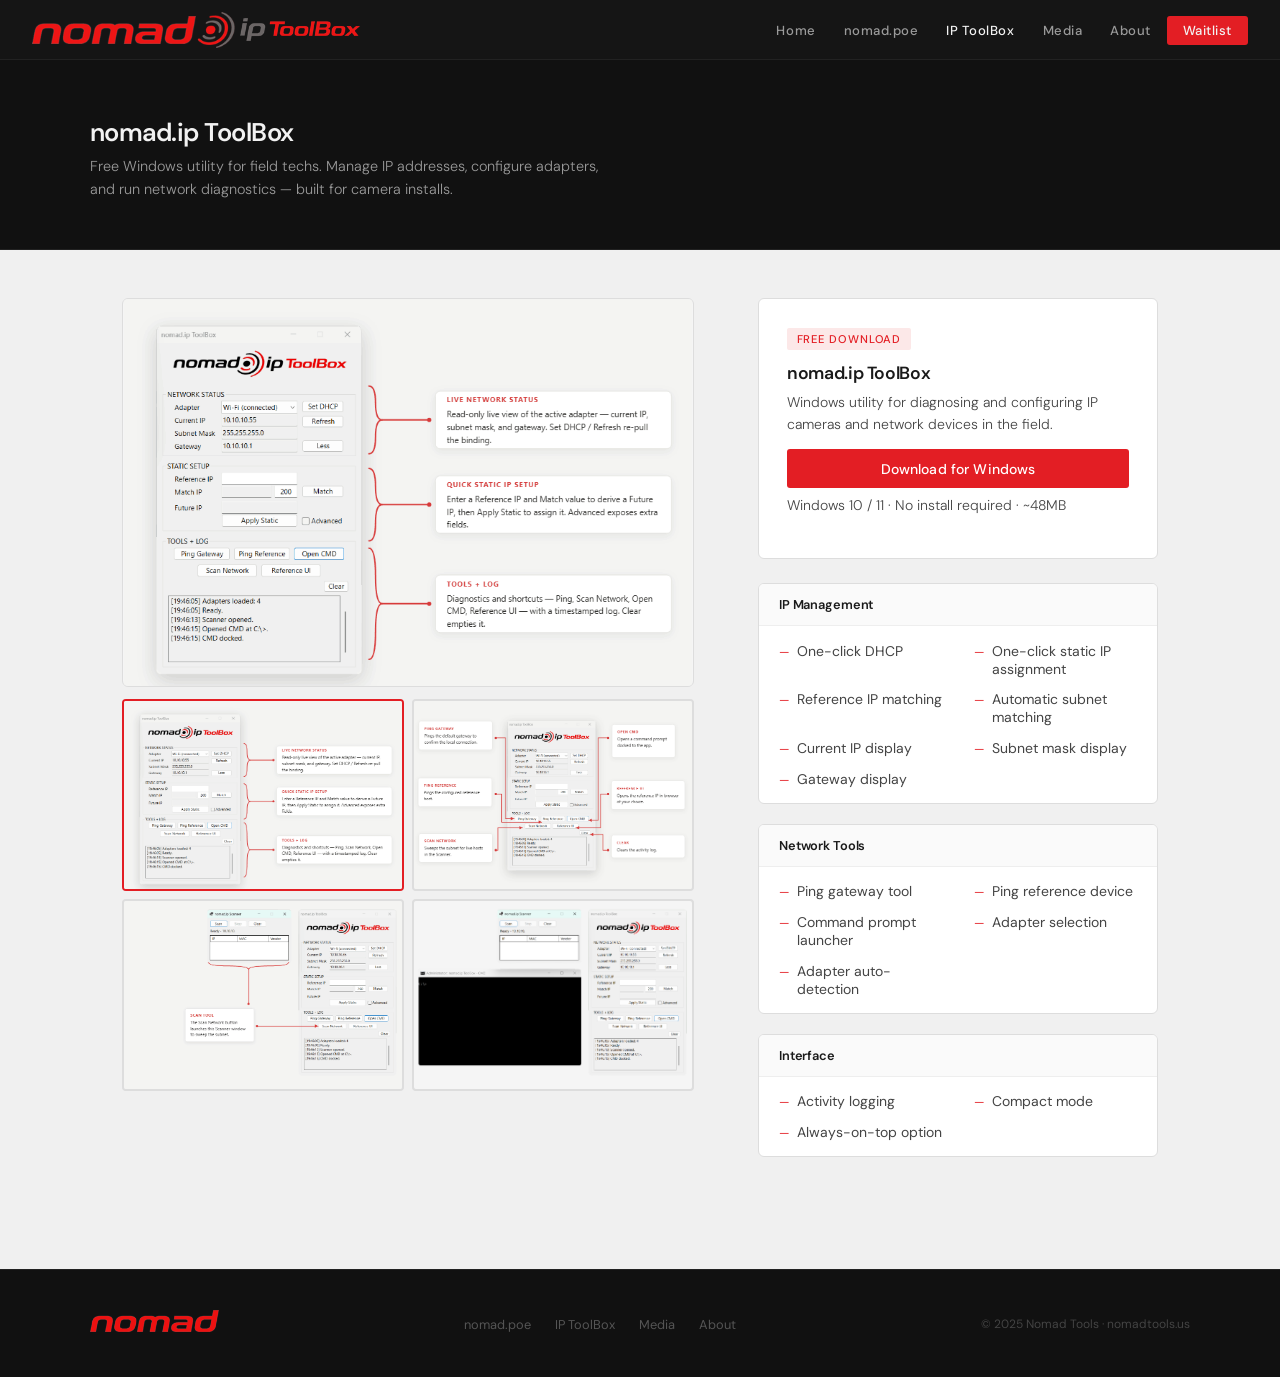
<file: toolbox.html>
<!DOCTYPE html>
<html lang="en">
<head>
<meta charset="UTF-8">
<meta name="viewport" content="width=device-width, initial-scale=1.0">
<title>nomad.ip ToolBox — Free Field Software</title>
<meta name="description" content="nomad.ip ToolBox — free Windows utility for field techs. One-click DHCP and static IP, subnet matching, active IP scan, ping tools, and activity logging. Built for camera installs." />
<link rel="canonical" href="https://nomadtools.us/toolbox.html" />
<meta property="og:type" content="website" />
<meta property="og:site_name" content="Nomad Tools" />
<meta property="og:url" content="https://nomadtools.us/toolbox.html" />
<meta property="og:title" content="nomad.ip ToolBox — Free Field Software" />
<meta property="og:description" content="Free Windows utility for field techs — one-click DHCP and static IP, subnet matching, active IP scan, and ping tools. Built for camera installs." />
<meta property="og:image" content="https://nomadtools.us/og-image.png" />
<meta property="og:image:width" content="1200" />
<meta property="og:image:height" content="630" />
<meta name="twitter:card" content="summary_large_image" />
<meta name="twitter:title" content="nomad.ip ToolBox — Free Field Software" />
<meta name="twitter:description" content="Free Windows utility for field techs — one-click DHCP and static IP, subnet matching, active IP scan, and ping tools. Built for camera installs." />
<meta name="twitter:image" content="https://nomadtools.us/og-image.png" />
<link rel="icon" type="image/x-icon" href="favicon.ico">
<link rel="icon" type="image/png" sizes="32x32" href="favicon-32.png">
<link rel="icon" type="image/png" sizes="16x16" href="favicon-16.png">
<link rel="apple-touch-icon" href="apple-touch-icon.png">
<link rel="stylesheet" href="style.css">
<style>
  .toolbox-layout {
    display: grid;
    grid-template-columns: var(--img-col, 1fr) auto;
    gap: 4rem;
    align-items: start;
  }

  /* APP SCREENSHOTS */
  .app-screenshots {
    position: sticky;
    top: 100px;
  }

  .app-ss-main {
    position: relative;
    border-radius: 6px;
    overflow: hidden;
    border: 1px solid #ddd;
    background: #f5f5f5;
    margin-bottom: 0.75rem;
    aspect-ratio: 1261 / 857;
  }

  .app-ss-main img {
    width: 100%;
    height: 100%;
    object-fit: contain;
    display: block;
  }

  .app-ss-thumbs {
    display: grid;
    grid-template-columns: repeat(2, 1fr);
    gap: 0.5rem;
  }

  .ss-thumb {
    width: 100%;
    border-radius: 4px;
    border: 2px solid #ddd;
    cursor: pointer;
    object-fit: cover;
    aspect-ratio: 790 / 537;
    height: auto;
    transition: border-color 0.15s;
    background: #f5f5f5;
  }

  .ss-thumb:hover { border-color: #aaa; }
  .ss-thumb.active { border-color: var(--red); }

  .app-titlebar {
    background: #2a2a2a;
    padding: 0.6rem 1rem;
    display: flex;
    align-items: center;
    justify-content: space-between;
    border-bottom: 1px solid #333;
  }

  .app-dots { display: flex; gap: 0.4rem; }
  .dot { width: 10px; height: 10px; border-radius: 50%; }
  .dot-r { background: var(--red); }
  .dot-y { background: #555; }
  .dot-g { background: #444; }

  .app-title {
    font-family: 'DM Mono', monospace;
    font-size: 0.7rem;
    color: #666;
    letter-spacing: 0.05em;
  }

  .app-body { padding: 1.25rem; }

  .app-row {
    display: grid;
    grid-template-columns: 1fr 1fr;
    gap: 0.6rem;
    margin-bottom: 0.6rem;
  }

  .app-field {
    background: #111;
    border: 1px solid #333;
    border-radius: 3px;
    padding: 0.6rem 0.75rem;
  }

  .app-field-label {
    font-size: 0.6rem;
    color: #555;
    font-family: 'DM Mono', monospace;
    letter-spacing: 0.08em;
    text-transform: uppercase;
    margin-bottom: 0.2rem;
  }

  .app-field-value {
    font-family: 'DM Mono', monospace;
    font-size: 0.85rem;
    color: var(--red);
    font-weight: 500;
  }

  .app-divider { height: 1px; background: #2a2a2a; margin: 0.75rem 0; }

  .app-btn-row { display: grid; grid-template-columns: 1fr 1fr; gap: 0.5rem; margin-bottom: 0.5rem; }

  .app-btn {
    padding: 0.55rem 0.75rem;
    font-size: 0.75rem;
    font-family: 'DM Sans', sans-serif;
    font-weight: 500;
    border: none;
    border-radius: 3px;
    cursor: pointer;
    letter-spacing: 0.02em;
  }

  .app-btn-primary { background: var(--red); color: #fff; }
  .app-btn-secondary { background: #2a2a2a; color: #888; border: 1px solid #333; }

  .app-log {
    background: #111;
    border: 1px solid #333;
    border-radius: 3px;
    padding: 0.75rem;
    margin-top: 0.75rem;
    font-family: 'DM Mono', monospace;
    font-size: 0.7rem;
    color: #555;
    line-height: 1.8;
  }

  .app-log .log-ok { color: #4ade80; }
  .app-log .log-red { color: var(--red); }

  /* DOWNLOAD */
  .download-block {
    background: #fff;
    border: 1px solid #ddd;
    border-radius: 6px;
    padding: 1.75rem;
    margin-bottom: 1.5rem;
  }

  .download-block h2 {
    font-size: 1.1rem;
    font-weight: 600;
    letter-spacing: -0.02em;
    margin-bottom: 0.4rem;
  }

  .download-block p {
    font-size: 0.875rem;
    color: var(--text-mid);
    font-weight: 300;
    line-height: 1.6;
    margin-bottom: 0.85rem;
  }

  .download-form { display: flex; flex-direction: column; gap: 0.6rem; }
  .download-form input { width: 100%; }

  .download-note {
    font-size: 0.72rem;
    color: var(--silver);
    margin-top: 0.4rem;
  }

  /* FEATURE GROUPS */
  .feature-groups {
    display: flex;
    flex-direction: column;
    gap: 1.25rem;
  }

  .feature-group {
    background: #fff;
    border: 1px solid #ddd;
    border-radius: 6px;
    overflow: hidden;
  }

  .feature-group-header {
    padding: 0.75rem 1.25rem;
    border-bottom: 1px solid #eee;
    font-size: 0.8rem;
    font-weight: 600;
    color: var(--text-dark);
    letter-spacing: -0.01em;
    background: #fafafa;
  }

  .feature-group-body {
    padding: 0.75rem 1.25rem;
  }

  @media (max-width: 900px) {
    .toolbox-layout { grid-template-columns: 1fr; }
    .app-window { position: static; }
  }
</style>
</head>
<body>

<nav>
  <a href="index.html" class="nav-logo">
    <img class="nav-logo-nomad" src="logo-nomad-text.png" alt="nomad" />
    <img class="nav-logo-signal" src="logo-signal.png" alt="" />
    <img class="nav-logo-suffix visible" src="logo-iptoolbox-text.png" alt="ip ToolBox" />
  </a>
  <ul class="nav-links">
    <li><a href="index.html">Home</a></li>
    <li><a href="nomad-poe.html">nomad.poe</a></li>
    <li><a href="toolbox.html" class="active">IP ToolBox</a></li>
    <li><a href="media.html">Media</a></li>
    <li><a href="about.html">About</a></li>
    <li><a href="waitlist.html" class="nav-cta">Waitlist</a></li>
  </ul>
  <button class="nav-hamburger" id="hamburger" aria-label="Menu">
    <span></span><span></span><span></span>
  </button>
</nav>

<!-- MOBILE DROPDOWN -->
<div class="nav-mobile-menu" id="mobileMenu">
  <a href="index.html">Home</a>
  <a href="nomad-poe.html">nomad.poe</a>
  <a href="toolbox.html" class="active">IP ToolBox</a>
  <a href="media.html">Media</a>
  <a href="about.html">About</a>
  <a href="waitlist.html" class="nav-cta">Join Waitlist</a>
</div>

<script>
  const hamburger = document.getElementById('hamburger');
  const mobileMenu = document.getElementById('mobileMenu');
  hamburger.addEventListener('click', () => {
    hamburger.classList.toggle('open');
    mobileMenu.classList.toggle('open');
  });
  mobileMenu.querySelectorAll('a').forEach(a => {
    a.addEventListener('click', () => {
      hamburger.classList.remove('open');
      mobileMenu.classList.remove('open');
    });
  });
</script>

<div class="page">
  <div class="page-header">
    <div class="page-header-inner">
      <h1>nomad.ip ToolBox</h1>
      <p>Free Windows utility for field techs. Manage IP addresses, configure adapters, and run network diagnostics — built for camera installs.</p>
    </div>
  </div>

  <div class="content">
    <div class="toolbox-layout">

      <!-- APP SCREENSHOTS -->
      <div class="app-screenshots">
        <div class="app-ss-main">
          <img src="Art/annot_main.png" alt="nomad.ip ToolBox annotated" id="ssMain" />
        </div>
        <div class="app-ss-thumbs">
          <img src="Art/annot_main.png" alt="Main" class="ss-thumb active" onclick="setSS(this)" />
          <img src="Art/annot_third.png" alt="Tools" class="ss-thumb" onclick="setSS(this)" />
          <img src="Art/annot_second.png" alt="Scanner" class="ss-thumb" onclick="setSS(this)" />
          <img src="Art/nomadiptoolbox_app_all.png" alt="Full workspace" class="ss-thumb" onclick="setSS(this)" />
        </div>
      </div>

      <!-- RIGHT COLUMN -->
      <div style="width: var(--win-width, 400px)">
        <!-- DOWNLOAD BLOCK -->
        <div class="download-block">
          <span class="tag tag-red">Free Download</span>
          <h2>nomad.ip ToolBox</h2>
          <p>Windows utility for diagnosing and configuring IP cameras and network devices in the field.</p>
          <a href="download.html" class="btn btn-red" style="width:100%; text-align:center; display:block;">Download for Windows</a>
          <p class="download-note">Windows 10 / 11 · No install required · ~48MB</p>
        </div>

        <!-- FEATURE GROUPS -->
        <div class="feature-groups">
          <div class="feature-group">
            <div class="feature-group-header">IP Management</div>
            <div class="feature-group-body">
              <ul class="feature-list">
                <li>One-click DHCP</li>
                <li>One-click static IP assignment</li>
                <li>Reference IP matching</li>
                <li>Automatic subnet matching</li>
                <li>Current IP display</li>
                <li>Subnet mask display</li>
                <li>Gateway display</li>
              </ul>
            </div>
          </div>
          <div class="feature-group">
            <div class="feature-group-header">Network Tools</div>
            <div class="feature-group-body">
              <ul class="feature-list">
                <li>Ping gateway tool</li>
                <li>Ping reference device</li>
                <li>Command prompt launcher</li>
                <li>Adapter selection</li>
                <li>Adapter auto-detection</li>
              </ul>
            </div>
          </div>
          <div class="feature-group">
            <div class="feature-group-header">Interface</div>
            <div class="feature-group-body">
              <ul class="feature-list">
                <li>Activity logging</li>
                <li>Compact mode</li>
                <li>Always-on-top option</li>
              </ul>
            </div>
          </div>
        </div>
      </div>
    </div>
  </div>
</div>

<footer>
  <div class="footer-inner">
    <div class="footer-logo"><img src="logo-nomad-text.png" alt="Nomad" /></div>
    <ul class="footer-links">
      <li><a href="nomad-poe.html">nomad.poe</a></li>
      <li><a href="toolbox.html">IP ToolBox</a></li>
      <li><a href="media.html">Media</a></li>
      <li><a href="about.html">About</a></li>
    </ul>
    <p class="footer-copy">© 2025 Nomad Tools · nomadtools.us</p>
  </div>
</footer>


<script>
  function setSS(thumb) {
    document.getElementById('ssMain').src = thumb.src;
    document.querySelectorAll('.ss-thumb').forEach(t => t.classList.remove('active'));
    thumb.classList.add('active');
  }
</script>

</body>
</html>
</file>
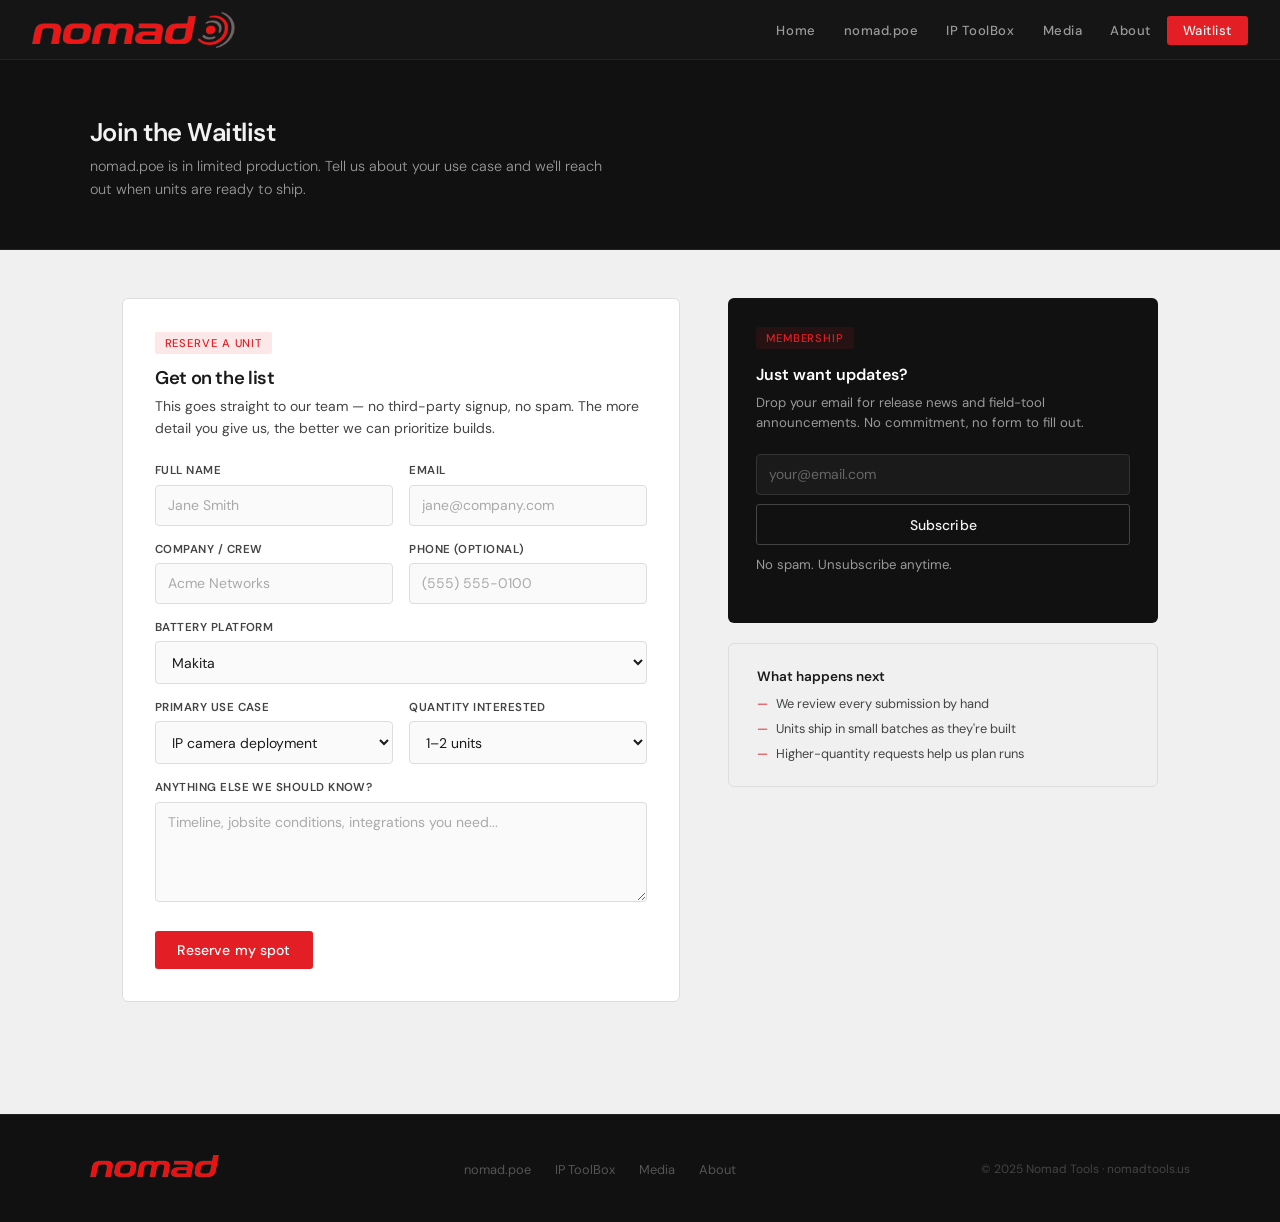
<file: waitlist.html>
<!DOCTYPE html>
<html lang="en">
<head>
<meta charset="UTF-8">
<meta name="viewport" content="width=device-width, initial-scale=1.0">
<title>Join the Waitlist — Nomad Tools</title>
<meta name="description" content="Join the nomad.poe waitlist. Battery-powered PoE and Wi-Fi for field installs is in limited production — tell us about your use case and we'll reach out when units ship." />
<link rel="canonical" href="https://nomadtools.us/waitlist.html" />
<meta property="og:type" content="website" />
<meta property="og:site_name" content="Nomad Tools" />
<meta property="og:url" content="https://nomadtools.us/waitlist.html" />
<meta property="og:title" content="Join the Waitlist — Nomad Tools" />
<meta property="og:description" content="nomad.poe is in limited production. Tell us about your use case and we'll reach out when units are ready to ship." />
<meta property="og:image" content="https://nomadtools.us/og-image.png" />
<meta property="og:image:width" content="1200" />
<meta property="og:image:height" content="630" />
<meta name="twitter:card" content="summary_large_image" />
<meta name="twitter:title" content="Join the Waitlist — Nomad Tools" />
<meta name="twitter:description" content="nomad.poe is in limited production. Tell us about your use case and we'll reach out when units are ready to ship." />
<meta name="twitter:image" content="https://nomadtools.us/og-image.png" />
<link rel="icon" type="image/x-icon" href="favicon.ico">
<link rel="icon" type="image/png" sizes="32x32" href="favicon-32.png">
<link rel="icon" type="image/png" sizes="16x16" href="favicon-16.png">
<link rel="apple-touch-icon" href="apple-touch-icon.png">
<link rel="stylesheet" href="style.css">
<style>
  .wl-layout {
    display: grid;
    grid-template-columns: 1.3fr 1fr;
    gap: 3rem;
    align-items: start;
  }

  @media (max-width: 860px) {
    .wl-layout { grid-template-columns: 1fr; }
  }

  /* FULL WAITLIST FORM */
  .wl-block {
    background: #fff;
    border: 1px solid #ddd;
    border-radius: 6px;
    padding: 2rem;
  }

  .wl-block h2 {
    font-size: 1.15rem;
    font-weight: 600;
    letter-spacing: -0.02em;
    margin-bottom: 0.35rem;
    color: var(--text-dark);
  }

  .wl-block > p {
    font-size: 0.875rem;
    color: var(--text-mid);
    margin-bottom: 1.5rem;
    line-height: 1.55;
  }

  .wl-form { display: flex; flex-direction: column; gap: 1rem; }

  .wl-row { display: grid; grid-template-columns: 1fr 1fr; gap: 1rem; }
  @media (max-width: 520px) { .wl-row { grid-template-columns: 1fr; } }

  .wl-field label {
    display: block;
    font-size: 0.72rem;
    font-weight: 600;
    letter-spacing: 0.04em;
    text-transform: uppercase;
    color: var(--text-mid);
    margin-bottom: 0.4rem;
  }

  .wl-form input,
  .wl-form select,
  .wl-form textarea {
    width: 100%;
    background: #fafafa;
    border: 1px solid #ddd;
    border-radius: 4px;
    padding: 0.65rem 0.75rem;
    font-family: 'DM Sans', sans-serif;
    font-size: 0.875rem;
    color: var(--text-dark);
  }

  .wl-form input:focus,
  .wl-form select:focus,
  .wl-form textarea:focus { outline: none; border-color: var(--red); }

  .wl-form input::placeholder,
  .wl-form textarea::placeholder { color: #aaa; }

  .wl-form textarea { min-height: 100px; resize: vertical; }

  .wl-submit {
    margin-top: 0.5rem;
    align-self: flex-start;
  }

  .wl-success {
    display: none;
    text-align: center;
    padding: 2.5rem 1rem;
  }

  .wl-success.show { display: block; }
  .wl-form.hide { display: none; }

  .wl-success h3 {
    font-size: 1.1rem;
    font-weight: 600;
    color: var(--text-dark);
    margin-bottom: 0.5rem;
  }

  .wl-success p {
    font-size: 0.875rem;
    color: var(--text-mid);
  }

  /* MEMBERSHIP ASIDE */
  .wl-aside {
    display: flex;
    flex-direction: column;
    gap: 1.25rem;
  }

  .member-block {
    background: var(--black);
    border-radius: 6px;
    padding: 1.75rem;
    color: #fff;
  }

  .member-block .tag { margin-bottom: 0.9rem; }

  .member-block h2 {
    font-size: 1rem;
    font-weight: 600;
    margin-bottom: 0.5rem;
  }

  .member-block p {
    font-size: 0.825rem;
    color: var(--silver);
    line-height: 1.55;
    margin-bottom: 1.25rem;
  }

  .member-form { display: flex; flex-direction: column; gap: 0.6rem; }

  .member-form input {
    width: 100%;
    background: #1a1a1a;
    border: 1px solid #333;
    border-radius: 4px;
    padding: 0.65rem 0.75rem;
    font-family: 'DM Sans', sans-serif;
    font-size: 0.875rem;
    color: #fff;
  }

  .member-form input::placeholder { color: #666; }
  .member-form input:focus { outline: none; border-color: var(--red); }

  .member-note {
    font-size: 0.7rem;
    color: #555;
    margin-top: 0.6rem;
  }

  .member-success {
    display: none;
    font-size: 0.85rem;
    color: var(--red);
    font-weight: 500;
  }
  .member-success.show { display: block; }
  .member-form.hide { display: none; }

  .info-block {
    border: 1px solid #ddd;
    border-radius: 6px;
    padding: 1.5rem 1.75rem;
  }

  .info-block h3 {
    font-size: 0.85rem;
    font-weight: 600;
    color: var(--text-dark);
    margin-bottom: 0.6rem;
  }

  .info-block ul { list-style: none; display: flex; flex-direction: column; gap: 0.5rem; }

  .info-block li {
    font-size: 0.8rem;
    color: var(--text-mid);
    display: flex;
    gap: 0.5rem;
  }

  .info-block li::before { content: '—'; color: var(--red); flex-shrink: 0; }
</style>
</head>
<body>

<nav>
  <a href="index.html" class="nav-logo">
    <img class="nav-logo-nomad" src="logo-nomad-text.png" alt="nomad" />
    <img class="nav-logo-signal" src="logo-signal.png" alt="" />
  </a>
  <ul class="nav-links">
    <li><a href="index.html">Home</a></li>
    <li><a href="nomad-poe.html">nomad.poe</a></li>
    <li><a href="toolbox.html">IP ToolBox</a></li>
    <li><a href="media.html">Media</a></li>
    <li><a href="about.html">About</a></li>
    <li><a href="waitlist.html" class="nav-cta active">Waitlist</a></li>
  </ul>
  <button class="nav-hamburger" id="hamburger" aria-label="Menu">
    <span></span><span></span><span></span>
  </button>
</nav>

<div class="nav-mobile-menu" id="mobileMenu">
  <a href="index.html">Home</a>
  <a href="nomad-poe.html">nomad.poe</a>
  <a href="toolbox.html">IP ToolBox</a>
  <a href="media.html">Media</a>
  <a href="about.html">About</a>
  <a href="waitlist.html" class="nav-cta active">Join Waitlist</a>
</div>

<div class="page">
  <div class="page-header">
    <div class="page-header-inner">
      <h1>Join the Waitlist</h1>
      <p>nomad.poe is in limited production. Tell us about your use case and we'll reach out when units are ready to ship.</p>
    </div>
  </div>

  <div class="content">
    <div class="wl-layout">

      <!-- FULL WAITLIST FORM -->
      <div class="wl-block">
        <span class="tag tag-red">Reserve a unit</span>
        <h2>Get on the list</h2>
        <p>This goes straight to our team — no third-party signup, no spam. The more detail you give us, the better we can prioritize builds.</p>

        <form class="wl-form js-subscribe-form" id="wlForm" data-list="waitlist" data-source="waitlist-page" data-success-message="You're on the list — we'll be in touch when units are ready.">
          <div class="wl-row">
            <div class="wl-field">
              <label for="wlName">Full name</label>
              <input type="text" id="wlName" name="full_name" placeholder="Jane Smith" required />
            </div>
            <div class="wl-field">
              <label for="wlEmail">Email</label>
              <input type="email" id="wlEmail" name="email" placeholder="jane@company.com" required />
            </div>
          </div>

          <div class="wl-row">
            <div class="wl-field">
              <label for="wlCompany">Company / Crew</label>
              <input type="text" id="wlCompany" name="company" placeholder="Acme Networks" />
            </div>
            <div class="wl-field">
              <label for="wlPhone">Phone (optional)</label>
              <input type="tel" id="wlPhone" name="phone" placeholder="(555) 555-0100" />
            </div>
          </div>

          <div class="wl-field">
            <label for="wlBattery">Battery platform</label>
            <select id="wlBattery" name="battery">
              <option>Makita</option>
              <option>Milwaukee</option>
              <option>DeWalt</option>
              <option>Other</option>
            </select>
          </div>

          <div class="wl-row">
            <div class="wl-field">
              <label for="wlUse">Primary use case</label>
              <select id="wlUse" name="use_case">
                <option>IP camera deployment</option>
                <option>Wireless bridge / PtP</option>
                <option>Access control / intercom</option>
                <option>Temporary jobsite network</option>
                <option>Other</option>
              </select>
            </div>
            <div class="wl-field">
              <label for="wlQty">Quantity interested</label>
              <select id="wlQty" name="quantity">
                <option>1–2 units</option>
                <option>3–9 units</option>
                <option>10–25 units</option>
                <option>25+ units</option>
              </select>
            </div>
          </div>

          <div class="wl-field">
            <label for="wlNotes">Anything else we should know?</label>
            <textarea id="wlNotes" name="notes" placeholder="Timeline, jobsite conditions, integrations you need..."></textarea>
          </div>

          <input type="text" name="website" class="hp-field" tabindex="-1" autocomplete="off" aria-hidden="true" />
          <button type="submit" class="btn btn-red wl-submit">Reserve my spot</button>
        </form>
      </div>

      <!-- RIGHT COLUMN -->
      <div class="wl-aside">
        <div class="member-block">
          <span class="tag tag-red">Membership</span>
          <h2>Just want updates?</h2>
          <p>Drop your email for release news and field-tool announcements. No commitment, no form to fill out.</p>
          <form class="member-form js-subscribe-form" id="memberForm" data-list="membership" data-source="membership-waitlist" data-success-message="Thanks — you're subscribed.">
            <input type="email" id="memberEmail" name="email" placeholder="your@email.com" required />
            <input type="text" name="website" class="hp-field" tabindex="-1" autocomplete="off" aria-hidden="true" />
            <button type="submit" class="btn btn-outline-white">Subscribe</button>
          </form>
          <p class="member-note">No spam. Unsubscribe anytime.</p>
        </div>

        <div class="info-block">
          <h3>What happens next</h3>
          <ul>
            <li>We review every submission by hand</li>
            <li>Units ship in small batches as they're built</li>
            <li>Higher-quantity requests help us plan runs</li>
          </ul>
        </div>
      </div>

    </div>
  </div>
</div>

<footer>
  <div class="footer-inner">
    <div class="footer-logo"><img src="logo-nomad-text.png" alt="Nomad" /></div>
    <ul class="footer-links">
      <li><a href="nomad-poe.html">nomad.poe</a></li>
      <li><a href="toolbox.html">IP ToolBox</a></li>
      <li><a href="media.html">Media</a></li>
      <li><a href="about.html">About</a></li>
    </ul>
    <p class="footer-copy">© 2025 Nomad Tools · nomadtools.us</p>
  </div>
</footer>

<script>
  const hamburger = document.getElementById('hamburger');
  const mobileMenu = document.getElementById('mobileMenu');
  hamburger.addEventListener('click', () => {
    hamburger.classList.toggle('open');
    mobileMenu.classList.toggle('open');
  });
  mobileMenu.querySelectorAll('a').forEach(a => {
    a.addEventListener('click', () => {
      hamburger.classList.remove('open');
      mobileMenu.classList.remove('open');
    });
  });
</script>

<script src="forms.js" defer></script>

</body>
</html>
</file>
<file: style.css>
@import url('https://fonts.googleapis.com/css2?family=DM+Sans:wght@300;400;500;600&family=DM+Mono:wght@400;500&display=swap');

:root {
  --red: #E31E24;
  --dark-red: #B01519;
  --black: #111111;
  --nav-bg: #151515;
  --card: #1e1e1e;
  --silver: #9a9a9a;
  --light-silver: #c8c8c8;
  --border: #2c2c2c;
  --white: #f2f2f2;
  --bg-light: #f0f0f0;
  --bg-mid: #e4e4e4;
  --text-dark: #1a1a1a;
  --text-mid: #444444;
}

* { margin: 0; padding: 0; box-sizing: border-box; }
html { scroll-behavior: smooth; overflow-x: hidden; }

body {
  font-family: 'DM Sans', sans-serif;
  font-weight: 400;
  background: var(--bg-light);
  color: var(--text-dark);
  overflow-x: hidden;
}

/* NAV */
nav {
  position: fixed;
  top: 0;
  width: 100%;
  z-index: 999;
  background: var(--nav-bg);
  border-bottom: 1px solid #222;
  height: 60px;
  display: flex;
  align-items: center;
  padding: 0 2rem;
  justify-content: space-between;
}


.nav-logo {
  display: flex;
  align-items: center;
  gap: 0px;
  text-decoration: none;
}

.nav-logo-signal {
  height: 36px;
  width: auto;
  mix-blend-mode: screen;
  flex-shrink: 0;
  margin-left: -3px;
  margin-right: -2px;
}

.nav-logo-nomad {
  height: 28px;
  width: auto;
  mix-blend-mode: screen;
  flex-shrink: 0;
}

.nav-logo-suffix {
  height: 28px;
  max-width: 120px;
  width: auto;
  object-fit: contain;
  mix-blend-mode: screen;
  flex-shrink: 1;
  opacity: 0;
  transform: translateX(-6px);
  transition: opacity 0.5s ease, transform 0.5s ease;
  margin-left: 4px;
}

.nav-logo-suffix.visible {
  opacity: 1;
  transform: translateX(0);
}

.nav-links {
  display: flex;
  align-items: center;
  gap: 0.25rem;
  list-style: none;
}

.nav-links a {
  color: var(--silver);
  text-decoration: none;
  font-size: 0.82rem;
  font-weight: 500;
  letter-spacing: 0.04em;
  padding: 0.4rem 0.75rem;
  border-radius: 3px;
  transition: color 0.15s, background 0.15s;
}

.nav-links a:hover { color: var(--white); }
.nav-links a.active { color: var(--white); }

.nav-cta {
  background: var(--red) !important;
  color: var(--white) !important;
  padding: 0.4rem 1rem !important;
  border-radius: 3px;
  font-weight: 500 !important;
}

.nav-cta:hover { background: var(--dark-red) !important; }

/* HAMBURGER */
.nav-hamburger {
  display: none;
  flex-direction: column;
  justify-content: center;
  gap: 5px;
  background: none;
  border: none;
  cursor: pointer;
  padding: 0.5rem;
  z-index: 1001;
}

.nav-hamburger span {
  display: block;
  width: 22px;
  height: 2px;
  background: var(--silver);
  border-radius: 2px;
  transition: all 0.25s ease;
}

.nav-hamburger.open span:nth-child(1) {
  transform: translateY(7px) rotate(45deg);
}
.nav-hamburger.open span:nth-child(2) {
  opacity: 0;
}
.nav-hamburger.open span:nth-child(3) {
  transform: translateY(-7px) rotate(-45deg);
}

/* MOBILE DROPDOWN MENU */
.nav-mobile-menu {
  display: none;
  position: fixed;
  top: 80px;
  left: 0;
  right: 0;
  background: #111;
  border-bottom: 1px solid #222;
  z-index: 998;
  padding: 1rem 0;
  flex-direction: column;
}

.nav-mobile-menu.open {
  display: flex;
}

.nav-mobile-menu a {
  color: var(--silver);
  text-decoration: none;
  font-size: 0.95rem;
  font-weight: 500;
  letter-spacing: 0.03em;
  padding: 0.9rem 2rem;
  border-bottom: 1px solid #1a1a1a;
  transition: color 0.15s, background 0.15s;
}

.nav-mobile-menu a:last-child {
  border-bottom: none;
}

.nav-mobile-menu a:hover,
.nav-mobile-menu a.active {
  color: var(--white);
  background: #1a1a1a;
}

.nav-mobile-menu .nav-cta {
  margin: 1rem 2rem 0.5rem;
  border-radius: 3px;
  text-align: center;
  border-bottom: none !important;
}

@media (max-width: 768px) {
  .nav-links { display: none; }
  .nav-hamburger { display: flex; }
  .nav-logo-suffix { display: none !important; }
}

/* PAGE WRAPPER */
.page { padding-top: 60px; min-height: 100vh; }

/* DARK HEADER BAND */
.page-header {
  background: var(--black);
  padding: 3.5rem 2rem 3rem;
  border-bottom: 1px solid #222;
}

.page-header-inner {
  max-width: 1100px;
  margin: 0 auto;
}

.page-header h1 {
  font-size: 1.6rem;
  font-weight: 600;
  color: var(--white);
  letter-spacing: -0.02em;
  margin-bottom: 0.4rem;
}

.page-header p {
  font-size: 0.9rem;
  color: var(--silver);
  font-weight: 300;
  max-width: 520px;
  line-height: 1.6;
}

/* CONTENT AREA */
.content {
  max-width: 1100px;
  margin: 0 auto;
  padding: 3rem 2rem;
}

/* BUTTONS */
.btn {
  display: inline-block;
  padding: 0.65rem 1.4rem;
  font-family: 'DM Sans', sans-serif;
  font-size: 0.875rem;
  font-weight: 500;
  border-radius: 3px;
  cursor: pointer;
  text-decoration: none;
  border: none;
  transition: all 0.15s;
  letter-spacing: 0.01em;
}

.btn-red {
  background: var(--red);
  color: #fff;
}

.btn-red:hover { background: var(--dark-red); }

.btn-outline {
  background: transparent;
  color: var(--text-dark);
  border: 1px solid #ccc;
}

.btn-outline:hover { border-color: #999; }

.btn-outline-white {
  background: transparent;
  color: var(--white);
  border: 1px solid #444;
}

.btn-outline-white:hover { border-color: #888; color: var(--white); }

/* FORM ELEMENTS */
input[type="email"], input[type="text"] {
  background: #fff;
  border: 1px solid #d0d0d0;
  color: var(--text-dark);
  padding: 0.65rem 1rem;
  font-family: 'DM Sans', sans-serif;
  font-size: 0.875rem;
  border-radius: 3px;
  outline: none;
  transition: border-color 0.15s;
}

input[type="email"]:focus, input[type="text"]:focus {
  border-color: var(--red);
}

/* FOOTER */
footer {
  background: var(--black);
  border-top: 1px solid #222;
  padding: 2.5rem 2rem;
  margin-top: 4rem;
}

.footer-inner {
  max-width: 1100px;
  margin: 0 auto;
  display: flex;
  justify-content: space-between;
  align-items: center;
  flex-wrap: wrap;
  gap: 1rem;
}

.footer-logo img {
  height: 22px;
  width: auto;
  max-width: 140px;
  mix-blend-mode: screen;
}

.footer-links {
  display: flex;
  gap: 1.5rem;
  list-style: none;
}

.footer-links a {
  font-size: 0.8rem;
  color: #555;
  text-decoration: none;
  transition: color 0.15s;
}

.footer-links a:hover { color: var(--silver); }

.footer-copy {
  font-size: 0.75rem;
  color: #444;
}

/* DIVIDER */
.divider {
  height: 1px;
  background: #ddd;
  margin: 2.5rem 0;
}

/* TAGS */
.tag {
  display: inline-block;
  font-size: 0.7rem;
  font-weight: 500;
  letter-spacing: 0.08em;
  text-transform: uppercase;
  padding: 0.25rem 0.6rem;
  border-radius: 2px;
  background: #e8e8e8;
  color: var(--text-mid);
  margin-bottom: 0.75rem;
}

.tag-red {
  background: rgba(227,30,36,0.1);
  color: var(--red);
}

/* SPEC TABLE */
.spec-table {
  width: 100%;
  border-collapse: collapse;
  font-size: 0.875rem;
}

.spec-table tr { border-bottom: 1px solid #e0e0e0; }
.spec-table tr:last-child { border-bottom: none; }
.spec-table td { padding: 0.65rem 0; }
.spec-table td:first-child { color: var(--text-mid); width: 45%; }
.spec-table td:last-child { font-weight: 500; color: var(--text-dark); }

/* FEATURE LIST */
.feature-list {
  list-style: none;
  display: grid;
  grid-template-columns: 1fr 1fr;
  gap: 0.4rem 2rem;
}

.feature-list li {
  font-size: 0.875rem;
  color: var(--text-mid);
  display: flex;
  align-items: baseline;
  gap: 0.5rem;
  padding: 0.2rem 0;
}

.feature-list li::before {
  content: '—';
  color: var(--red) !important;
  font-size: 0.75rem;
  flex-shrink: 0;
}

/* HONEYPOT — must stay invisible to humans, visible to bots */
.hp-field {
  position: absolute;
  left: -9999px;
  width: 1px;
  height: 1px;
  opacity: 0;
  pointer-events: none;
}

/* RESPONSIVE */
@media (max-width: 768px) {
  .nav-links { display: none; }
  .feature-list { grid-template-columns: 1fr; }
}
</file>
